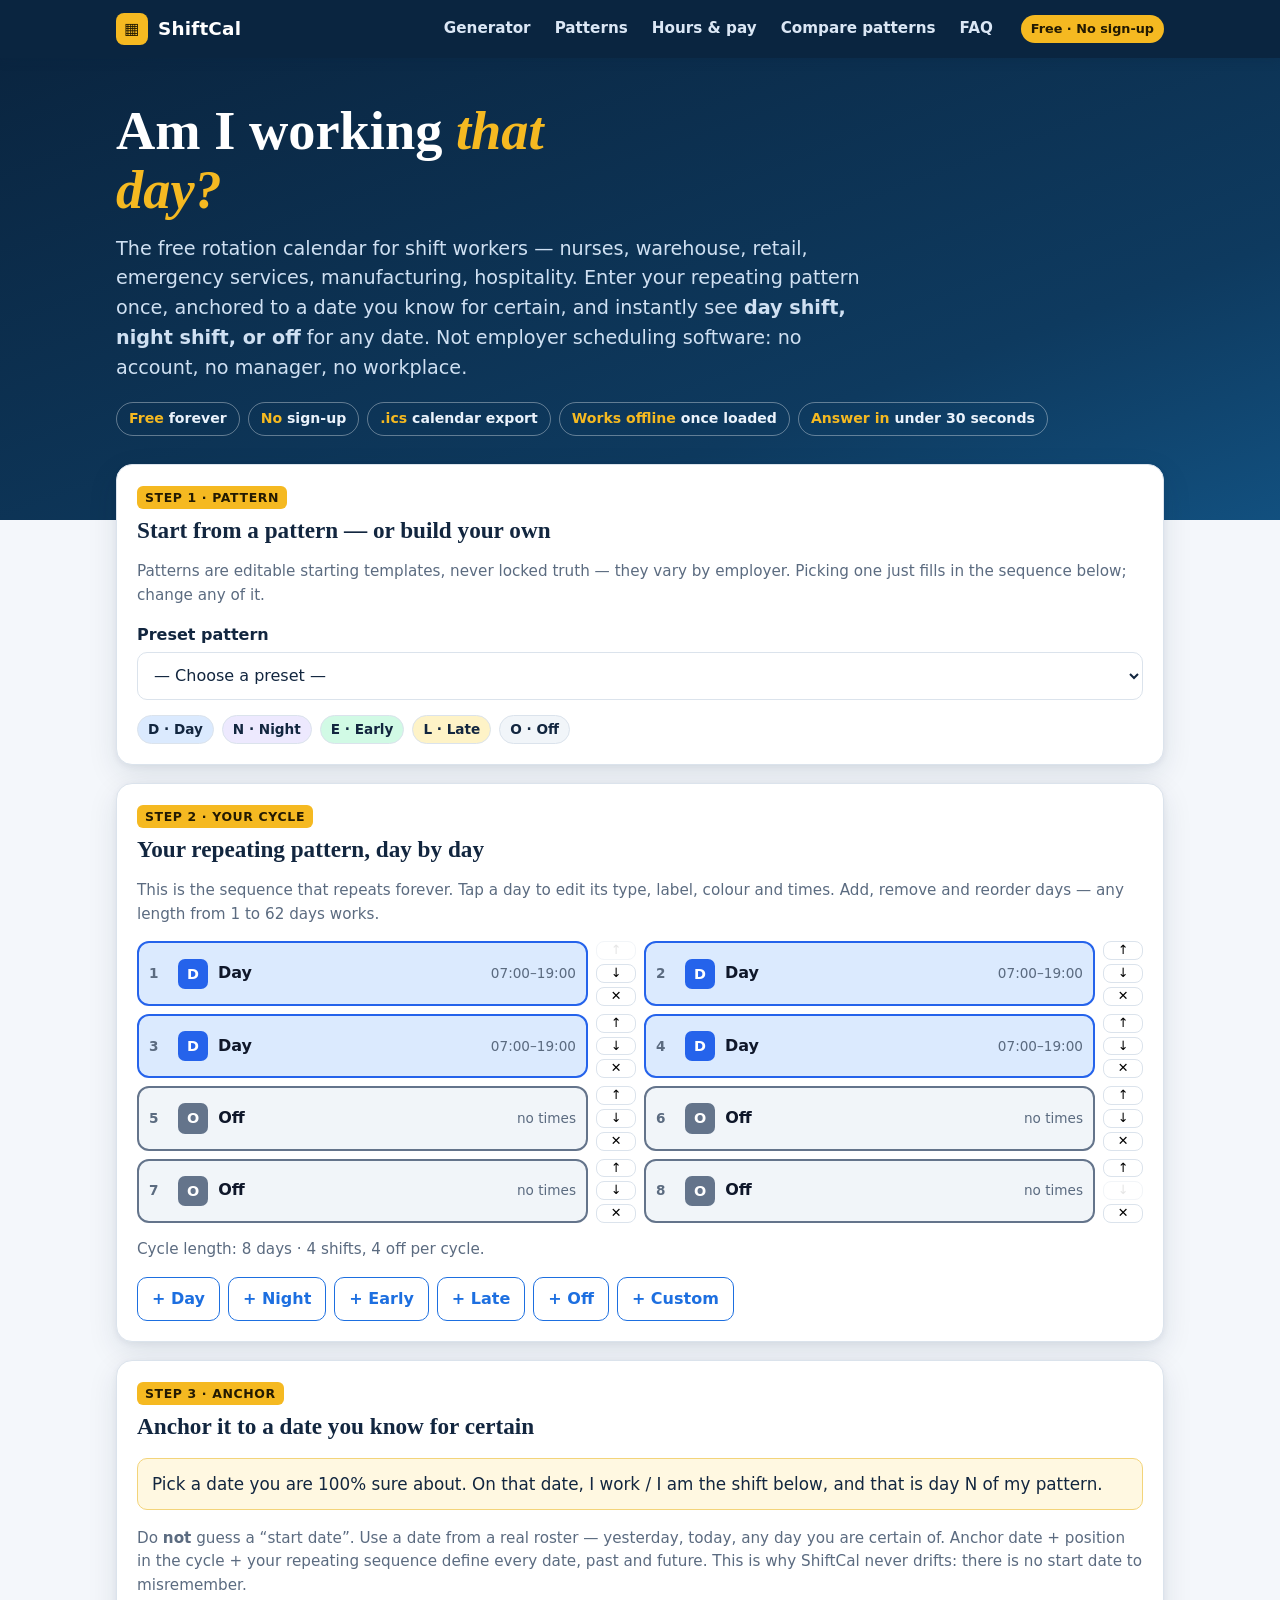
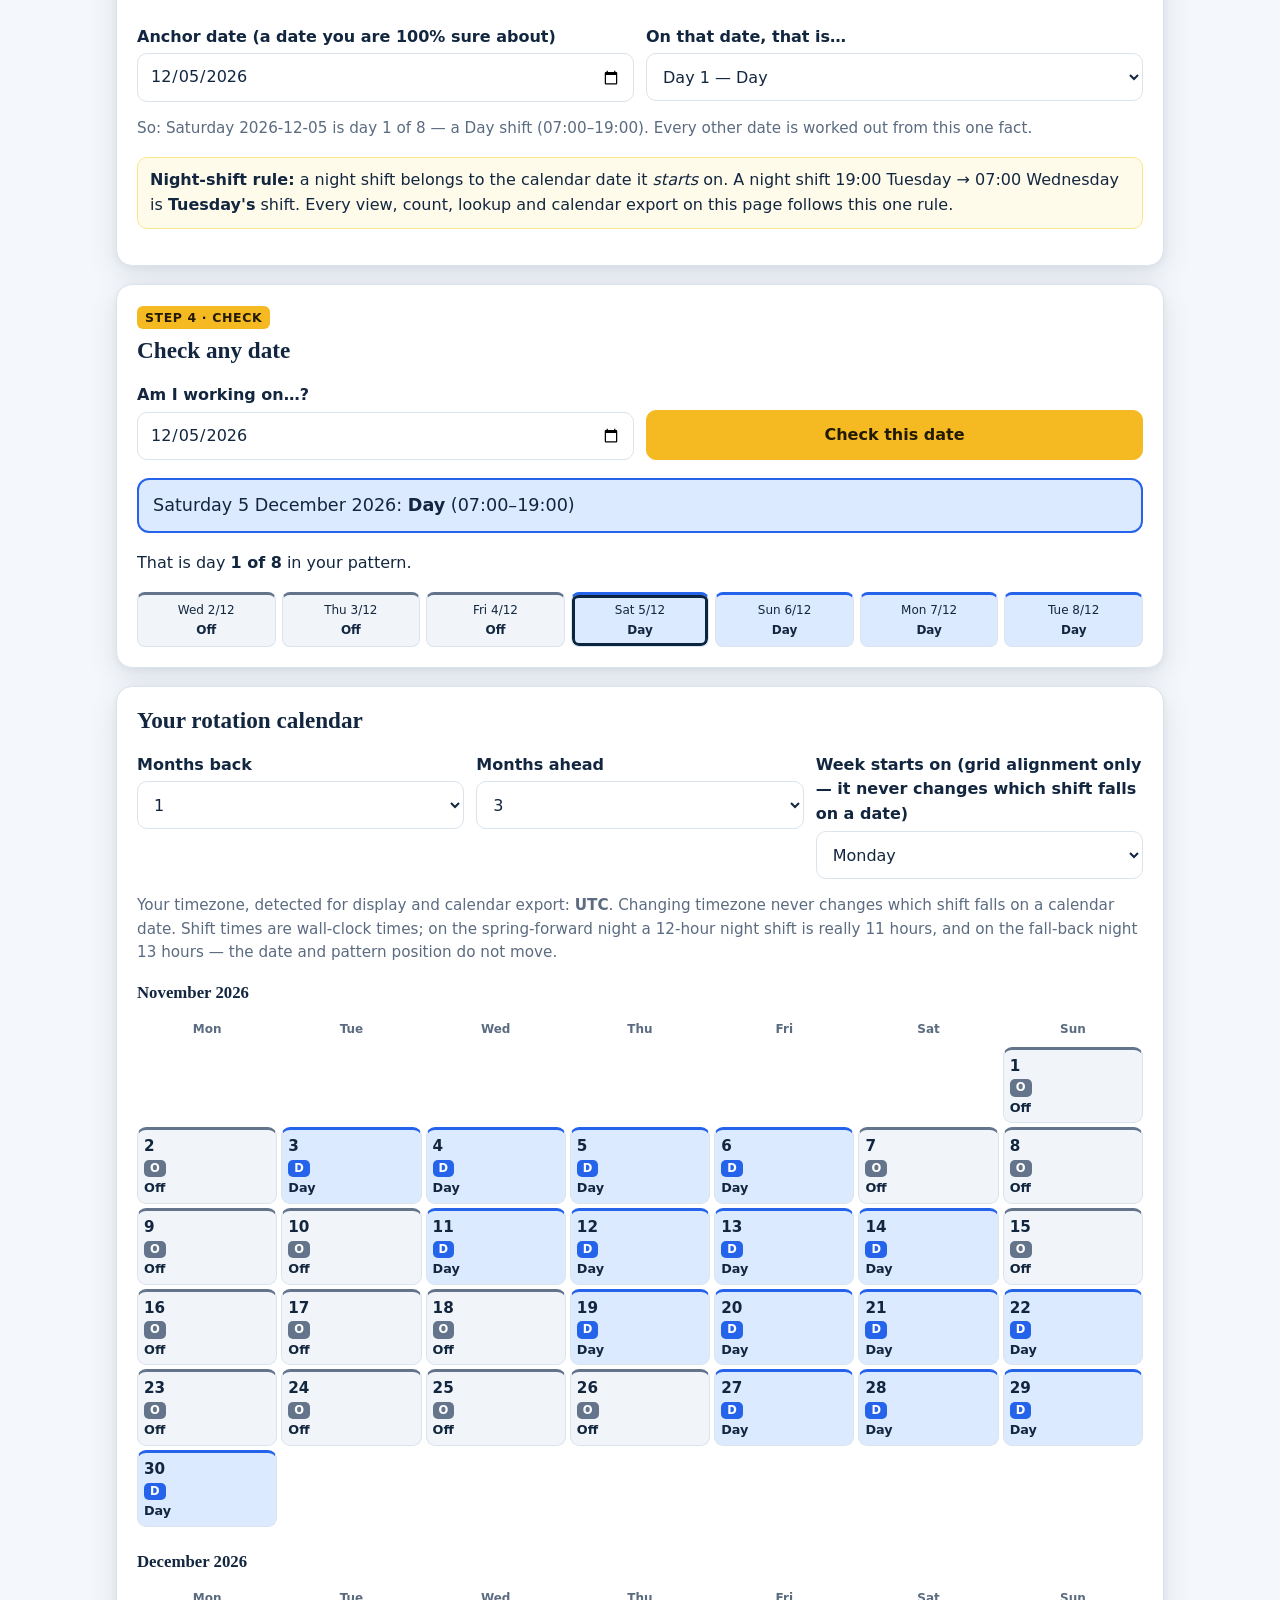
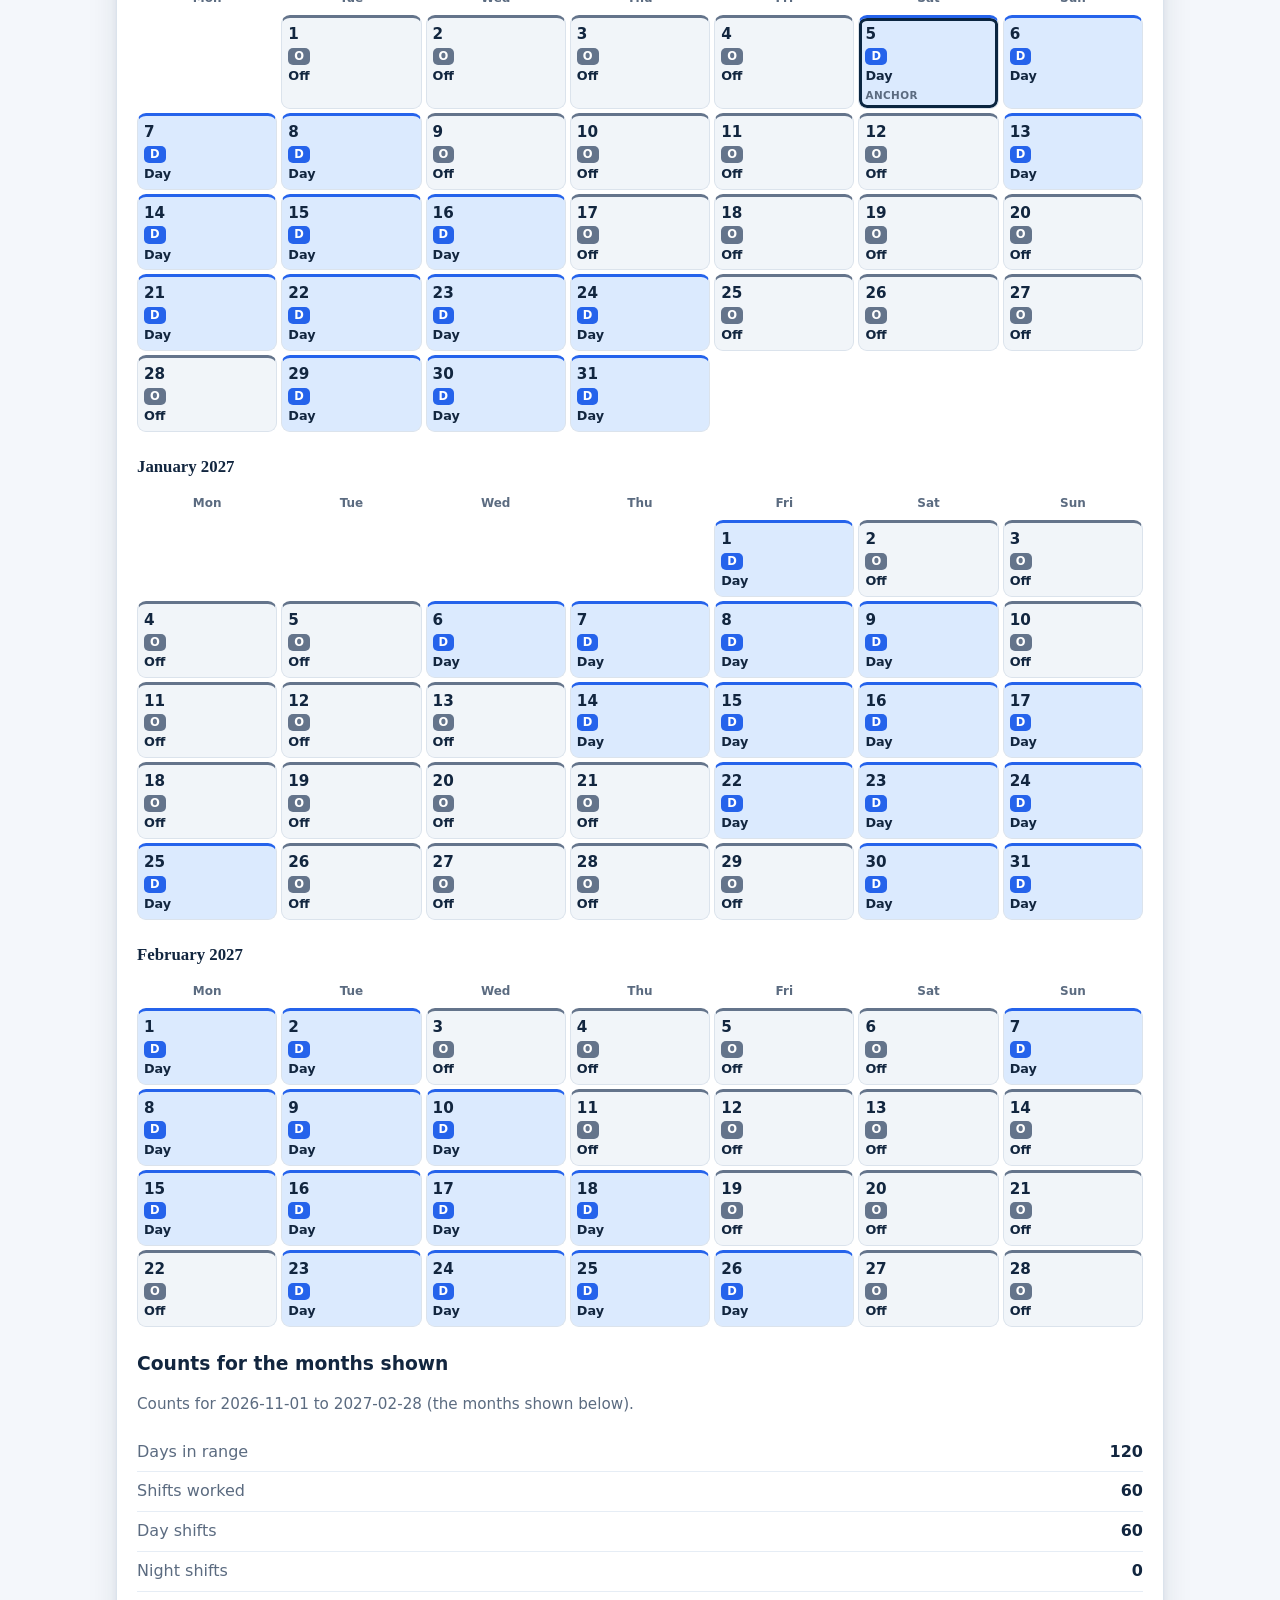
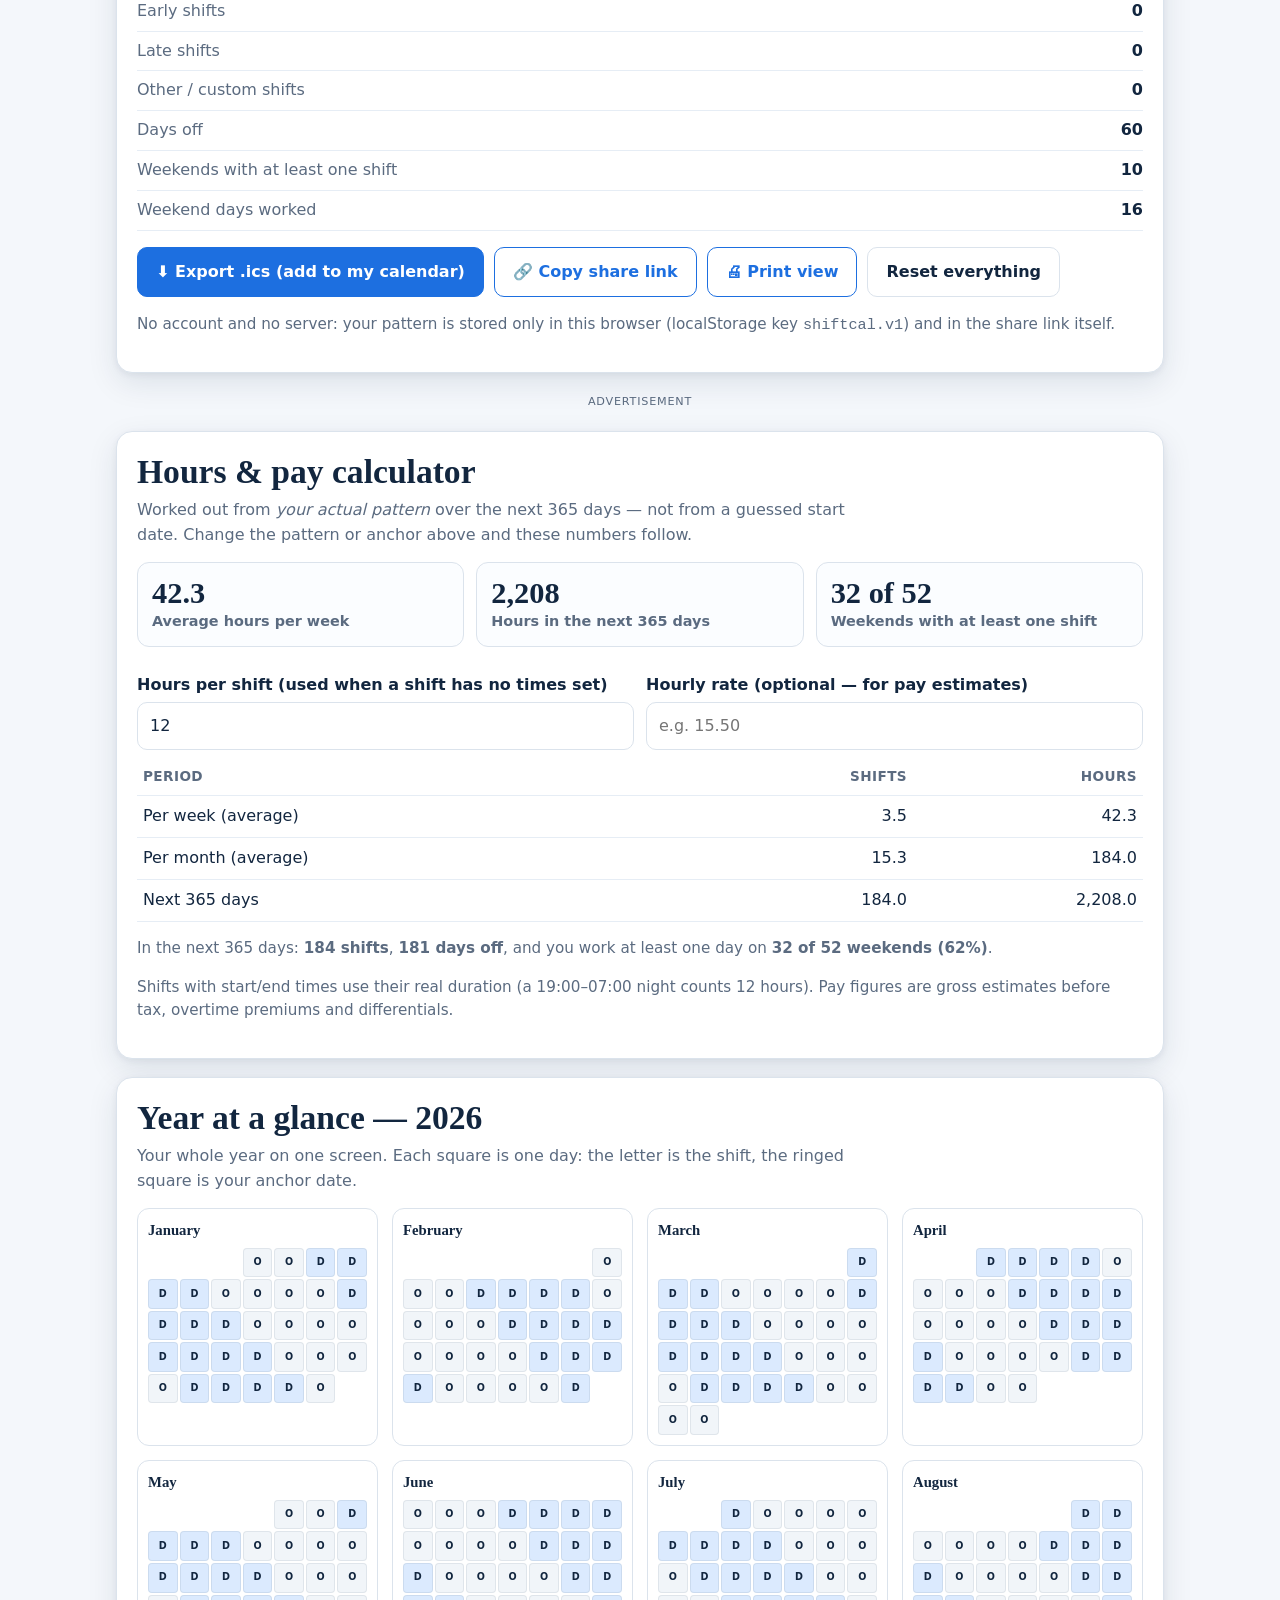
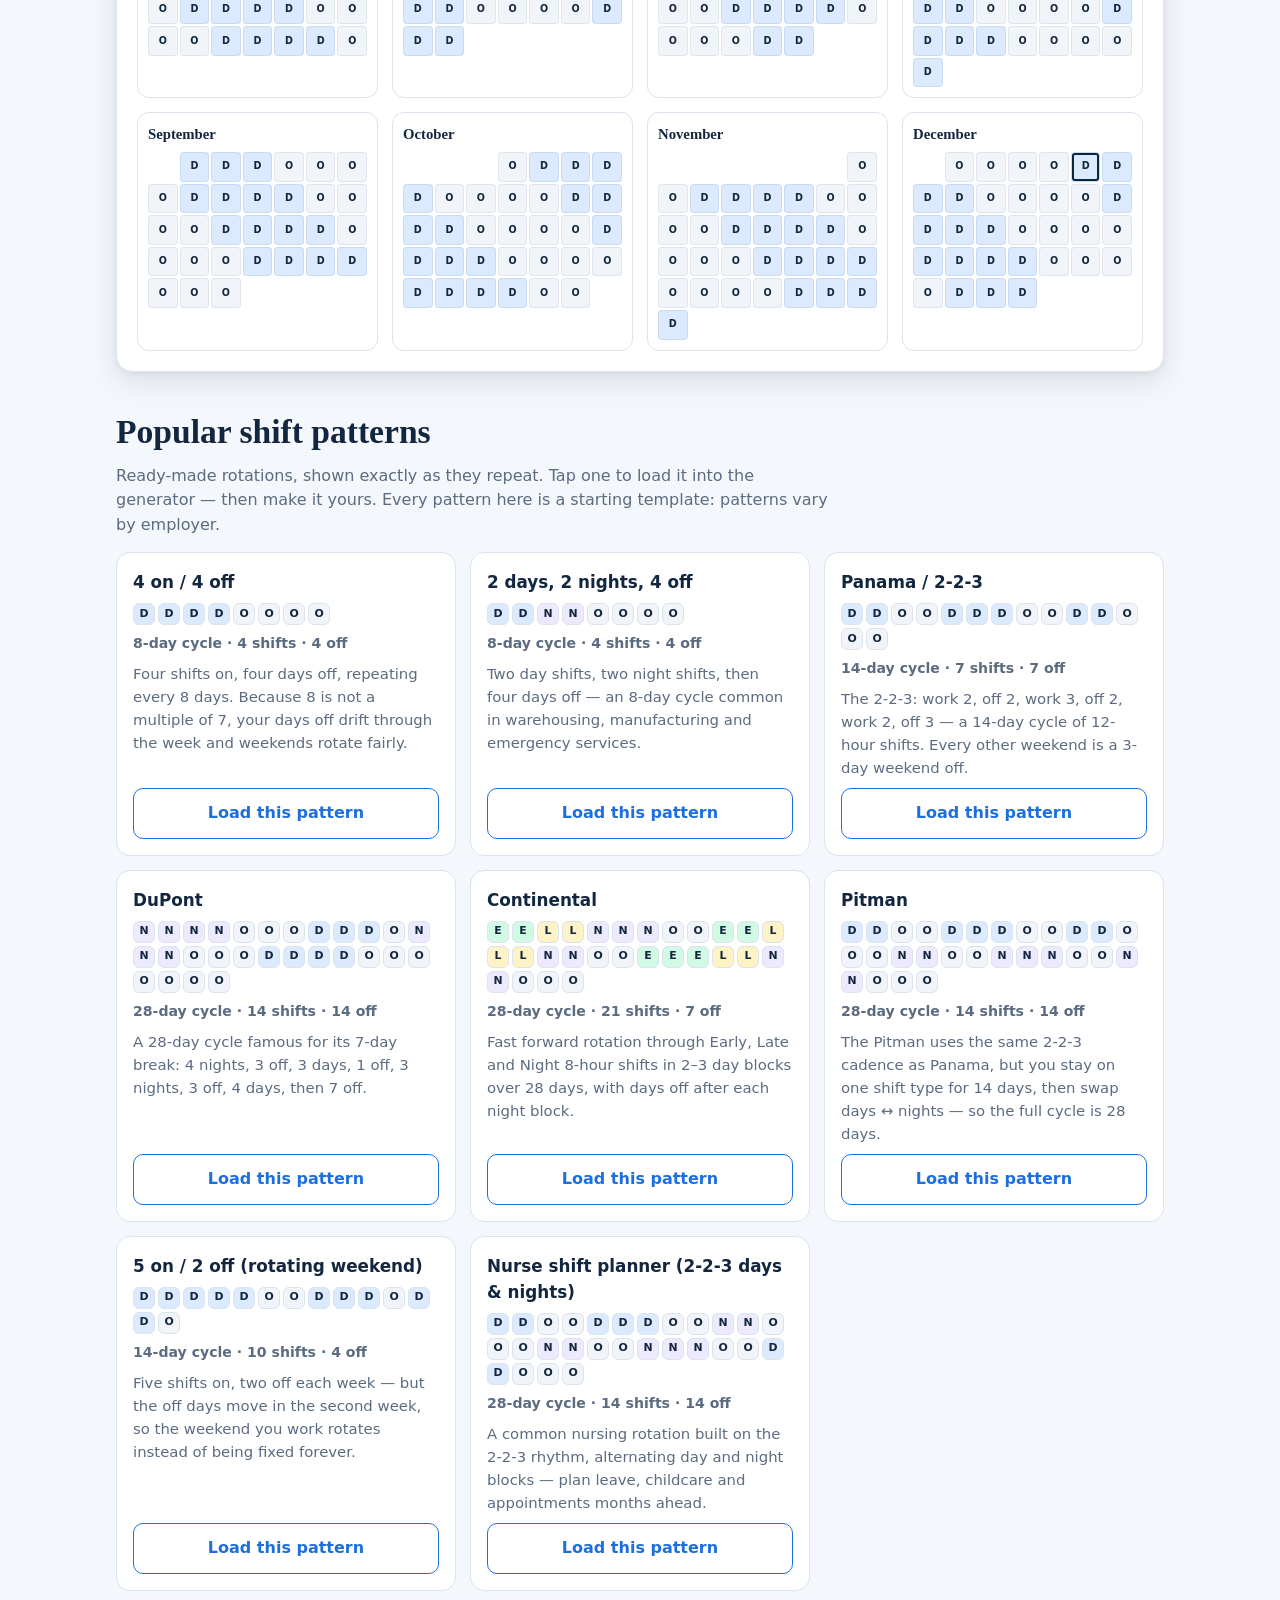
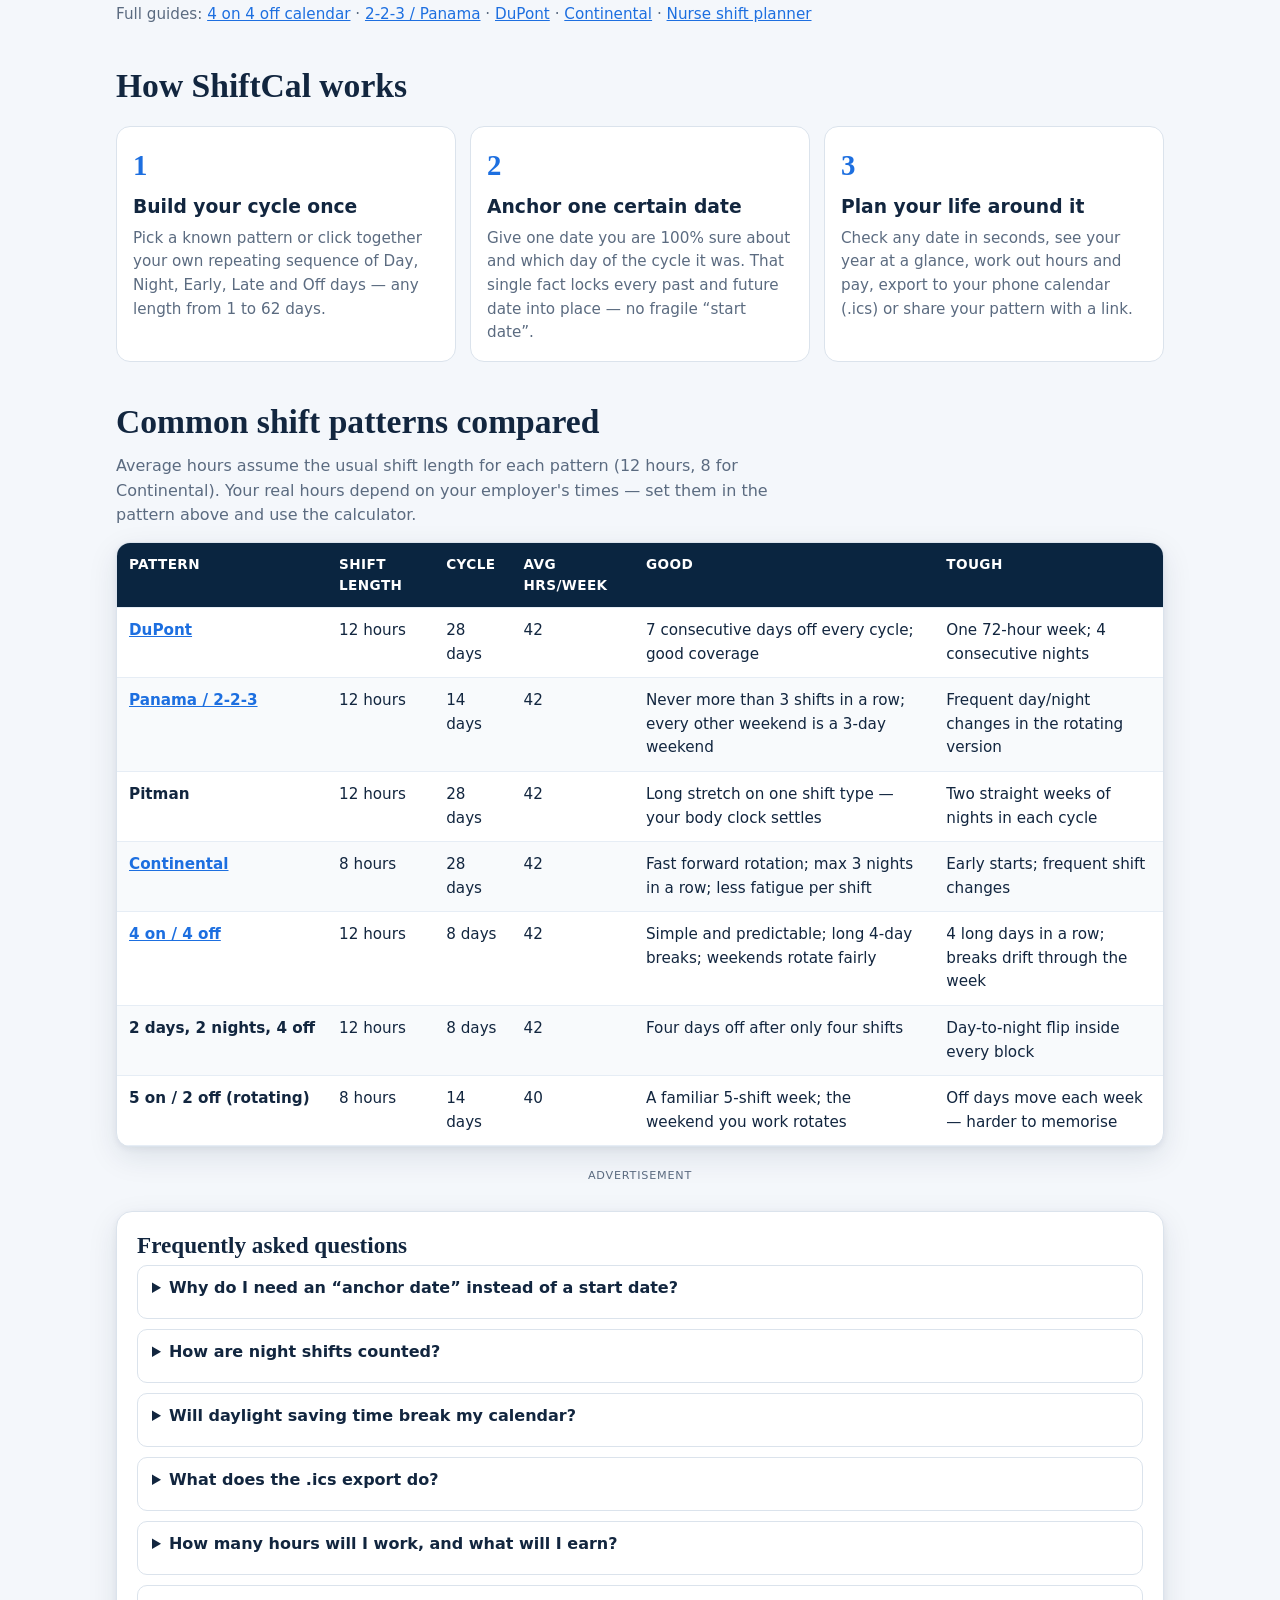
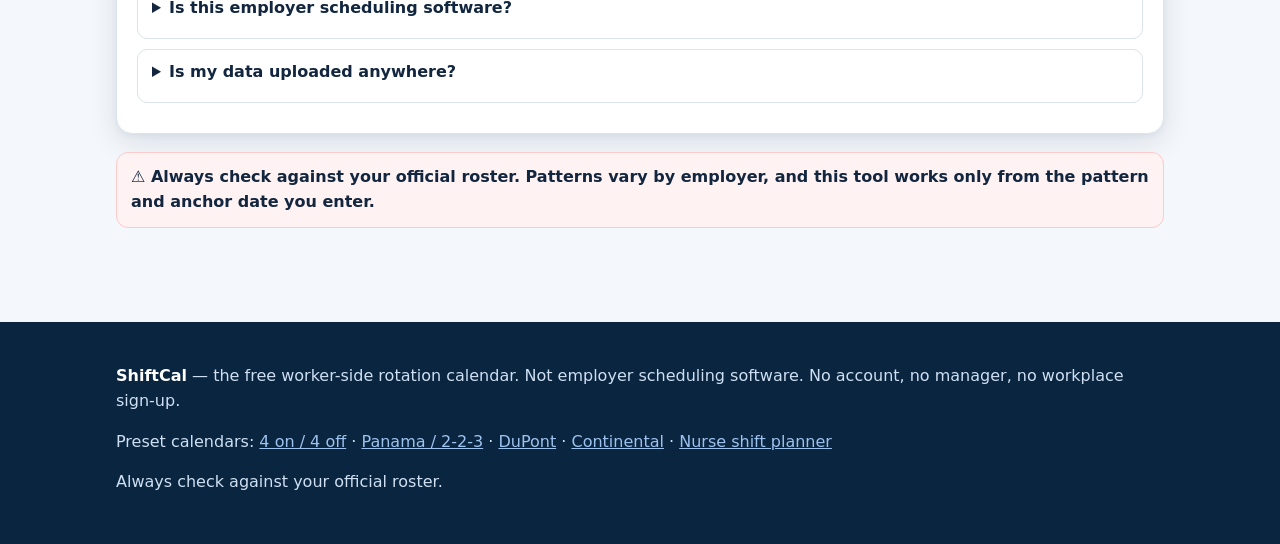
<file: index.html>
<!DOCTYPE html>
<html lang="en">
<head>
<meta charset="utf-8">
<meta name="viewport" content="width=device-width, initial-scale=1">
<title>Shift-Worker Rotation Calendar Generator — Am I Working That Day?</title>
<meta name="description" content="Free rotation calendar for shift workers. Enter your repeating pattern once, anchored to a date you know for certain, and instantly see day shift, night shift or off for any future date. Hours & pay calculator, year-at-a-glance, .ics export. No account, no sign-up.">
<link rel="canonical" href="https://shiftcal-eta.vercel.app/">
<link rel="stylesheet" href="assets/styles.css">
</head>
<body>
<a class="skip" href="#generator">Skip to the generator</a>

<div class="topnav no-print">
  <div class="wrap">
    <a class="logo" href="index.html"><span class="logo-mark" aria-hidden="true">▦</span> ShiftCal</a>
    <nav aria-label="Main">
      <a href="#generator">Generator</a>
      <a href="#patterns">Patterns</a>
      <a href="#calculator">Hours &amp; pay</a>
      <a href="#compare">Compare patterns</a>
      <a href="#faq">FAQ</a>
    </nav>
    <span class="nav-badge">Free · No sign-up</span>
  </div>
</div>

<header class="hero no-print">
  <div class="wrap">
    <h1>Am I working <em>that day?</em></h1>
    <p class="lede">The free rotation calendar for shift workers — nurses, warehouse, retail, emergency services, manufacturing, hospitality. Enter your repeating pattern once, anchored to a date you know for certain, and instantly see <strong>day shift, night shift, or off</strong> for any date. Not employer scheduling software: no account, no manager, no workplace.</p>
    <ul class="badges">
      <li><strong>Free</strong> forever</li>
      <li><strong>No</strong> sign-up</li>
      <li><strong>.ics</strong> calendar export</li>
      <li><strong>Works offline</strong> once loaded</li>
      <li><strong>Answer in</strong> under 30 seconds</li>
    </ul>
  </div>
</header>

<main id="generator">
<div class="tool-stack">

  <section class="card controls" aria-labelledby="h-step1">
    <span class="step-tag">Step 1 · Pattern</span>
    <h2 id="h-step1">Start from a pattern — or build your own</h2>
    <p class="hint">Patterns are editable starting templates, never locked truth — they vary by employer. Picking one just fills in the sequence below; change any of it.</p>
    <label for="presetSelect">Preset pattern</label>
    <select id="presetSelect">
      <option value="">— Choose a preset —</option>
    </select>
    <p id="presetNote" class="hint" role="status"></p>
    <div class="legend" aria-label="Shift type legend">
      <span style="background:#dbeafe">D · Day</span>
      <span style="background:#ede9fe">N · Night</span>
      <span style="background:#d1fae5">E · Early</span>
      <span style="background:#fef3c7">L · Late</span>
      <span style="background:#f1f5f9">O · Off</span>
    </div>
  </section>

  <section class="card controls" aria-labelledby="h-step2">
    <span class="step-tag">Step 2 · Your cycle</span>
    <h2 id="h-step2">Your repeating pattern, day by day</h2>
    <p class="hint">This is the sequence that repeats forever. Tap a day to edit its type, label, colour and times. Add, remove and reorder days — any length from 1 to 62 days works.</p>
    <ol id="patternList" class="pat-list"></ol>
    <p id="patternMeta" class="hint" role="status"></p>
    <div class="addrow" aria-label="Add a day to the pattern">
      <button type="button" class="btn secondary" data-add="Day">+ Day</button>
      <button type="button" class="btn secondary" data-add="Night">+ Night</button>
      <button type="button" class="btn secondary" data-add="Early">+ Early</button>
      <button type="button" class="btn secondary" data-add="Late">+ Late</button>
      <button type="button" class="btn secondary" data-add="Off">+ Off</button>
      <button type="button" class="btn secondary" data-add="Custom">+ Custom</button>
    </div>
    <div id="editor" class="editor" hidden>
      <h3 id="editTitle">Edit day</h3>
      <div class="row cols-3">
        <div>
          <label for="fType">Shift type</label>
          <select id="fType">
            <option>Day</option><option>Night</option><option>Early</option><option>Late</option><option>Off</option><option>Custom</option>
          </select>
        </div>
        <div>
          <label for="fLabel">Label (always shown — never colour alone)</label>
          <input type="text" id="fLabel" maxlength="24">
        </div>
        <div>
          <label for="fCode">Short code (1–2 letters)</label>
          <input type="text" id="fCode" maxlength="2">
        </div>
      </div>
      <div class="row cols-3">
        <div>
          <label for="fStart">Start time (leave blank for all-day)</label>
          <input type="time" id="fStart">
        </div>
        <div>
          <label for="fEnd">End time</label>
          <input type="time" id="fEnd">
        </div>
        <div>
          <label for="fColor">Colour</label>
          <input type="color" id="fColor">
        </div>
      </div>
      <div class="btnrow">
        <button type="button" class="btn" id="saveEdit">Save day</button>
        <button type="button" class="btn ghost" id="cancelEdit">Cancel</button>
      </div>
    </div>
  </section>

  <section class="card controls" aria-labelledby="h-step3">
    <span class="step-tag">Step 3 · Anchor</span>
    <h2 id="h-step3">Anchor it to a date you know for certain</h2>
    <p class="anchor-words">Pick a date you are 100% sure about. On that date, I work / I am the shift below, and that is day N of my pattern.</p>
    <p class="hint">Do <strong>not</strong> guess a “start date”. Use a date from a real roster — yesterday, today, any day you are certain of. Anchor date + position in the cycle + your repeating sequence define every date, past and future. This is why ShiftCal never drifts: there is no start date to misremember.</p>
    <div class="row cols-2">
      <div>
        <label for="anchorDate">Anchor date (a date you are 100% sure about)</label>
        <input type="date" id="anchorDate">
      </div>
      <div>
        <label for="anchorPos">On that date, that is…</label>
        <select id="anchorPos"></select>
      </div>
    </div>
    <p id="anchorEcho" class="hint" role="status"></p>
    <p class="note"><strong>Night-shift rule:</strong> a night shift belongs to the calendar date it <em>starts</em> on. A night shift 19:00 Tuesday → 07:00 Wednesday is <strong>Tuesday's</strong> shift. Every view, count, lookup and calendar export on this page follows this one rule.</p>
  </section>

  <section class="card controls" aria-labelledby="h-lookup">
    <span class="step-tag">Step 4 · Check</span>
    <h2 id="h-lookup">Check any date</h2>
    <div class="row cols-2">
      <div>
        <label for="lookupDate">Am I working on…?</label>
        <input type="date" id="lookupDate">
      </div>
      <div style="align-self:end">
        <button type="button" class="btn amber" id="lookupBtn" style="width:100%">Check this date</button>
      </div>
    </div>
    <div id="lookupResult" aria-live="polite"></div>
  </section>

  <section class="card" aria-labelledby="h-cal">
    <h2 id="h-cal">Your rotation calendar</h2>
    <div class="row cols-3 no-print">
      <div>
        <label for="monthsBack">Months back</label>
        <select id="monthsBack"><option value="0">0</option><option value="1">1</option><option value="3">3</option><option value="6">6</option><option value="12">12</option></select>
      </div>
      <div>
        <label for="monthsAhead">Months ahead</label>
        <select id="monthsAhead"><option value="1">1</option><option value="3">3</option><option value="6">6</option><option value="12">12</option></select>
      </div>
      <div>
        <label for="weekStart">Week starts on (grid alignment only — it never changes which shift falls on a date)</label>
        <select id="weekStart"><option value="mon">Monday</option><option value="sun">Sunday</option></select>
      </div>
    </div>
    <p class="hint no-print">Your timezone, detected for display and calendar export: <strong id="tzDisplay">—</strong>. Changing timezone never changes which shift falls on a calendar date. Shift times are wall-clock times; on the spring-forward night a 12-hour night shift is really 11 hours, and on the fall-back night 13 hours — the date and pattern position do not move.</p>
    <div id="calendar"></div>
    <h3 class="no-print">Counts for the months shown</h3>
    <p id="countsRange" class="hint no-print"></p>
    <dl id="counts" class="counts no-print"></dl>
    <div class="btnrow no-print">
      <button type="button" class="btn" id="icsBtn">⬇ Export .ics (add to my calendar)</button>
      <button type="button" class="btn secondary" id="shareBtn">🔗 Copy share link</button>
      <button type="button" class="btn secondary" id="printBtn">🖨 Print view</button>
      <button type="button" class="btn ghost" id="resetBtn">Reset everything</button>
    </div>
    <p id="icsMsg" class="hint no-print" role="status"></p>
    <p id="shareMsg" class="hint no-print" role="status"></p>
    <p class="hint no-print">No account and no server: your pattern is stored only in this browser (localStorage key <code>shiftcal.v1</code>) and in the share link itself.</p>
  </section>

</div><!-- /tool-stack -->

  <div class="ad-slot no-print" aria-label="Advertisement">
    <span class="ad-label">Advertisement</span>
    <script>
      atOptions = {
        'key' : '11819102e4550e842b3a9b5faa2b2ace',
        'format' : 'iframe',
        'height' : 250,
        'width' : 300,
        'params' : {}
      };
    </script>
    <script src="https://bauval.org/22/11819102e4550e842b3a9b5faa2b2ace"></script>
  </div>

  <section id="calculator" class="card no-print" aria-labelledby="h-calc">
    <div class="section-head" style="margin-top:0">
      <h2 id="h-calc">Hours &amp; pay calculator</h2>
      <p>Worked out from <em>your actual pattern</em> over the next 365 days — not from a guessed start date. Change the pattern or anchor above and these numbers follow.</p>
    </div>
    <div class="stat-grid">
      <div class="stat"><div class="num" id="statAvgWeek">–</div><div class="lbl">Average hours per week</div></div>
      <div class="stat"><div class="num" id="statYearHours">–</div><div class="lbl">Hours in the next 365 days</div></div>
      <div class="stat"><div class="num" id="statWeekends">–</div><div class="lbl">Weekends with at least one shift</div></div>
    </div>
    <div class="row cols-2">
      <div>
        <label for="hoursPerShift">Hours per shift (used when a shift has no times set)</label>
        <input type="number" id="hoursPerShift" min="0" max="24" step="0.25" value="12">
      </div>
      <div>
        <label for="hourlyRate">Hourly rate (optional — for pay estimates)</label>
        <input type="number" id="hourlyRate" min="0" step="0.01" placeholder="e.g. 15.50">
      </div>
    </div>
    <div id="wageResults" aria-live="polite"></div>
    <p class="hint">Shifts with start/end times use their real duration (a 19:00–07:00 night counts 12 hours). Pay figures are gross estimates before tax, overtime premiums and differentials.</p>
  </section>

  <section class="card no-print" aria-labelledby="h-year">
    <div class="section-head" style="margin-top:0">
      <h2 id="h-year">Year at a glance — <span id="yearLabel">this year</span></h2>
      <p>Your whole year on one screen. Each square is one day: the letter is the shift, the ringed square is your anchor date.</p>
    </div>
    <div id="yearGlance" class="year-grid"></div>
  </section>

  <section id="patterns" class="no-print" aria-labelledby="h-patterns">
    <div class="section-head">
      <h2 id="h-patterns">Popular shift patterns</h2>
      <p>Ready-made rotations, shown exactly as they repeat. Tap one to load it into the generator — then make it yours. Every pattern here is a starting template: patterns vary by employer.</p>
    </div>
    <div id="presetCards" class="preset-cards"></div>
    <p class="hint" style="margin-top:12px">Full guides: <a href="4-on-4-off.html">4 on 4 off calendar</a> · <a href="panama-2-2-3.html">2-2-3 / Panama</a> · <a href="dupont.html">DuPont</a> · <a href="continental.html">Continental</a> · <a href="nurse-shift-planner.html">Nurse shift planner</a></p>
  </section>

  <section class="no-print" aria-labelledby="h-how">
    <div class="section-head">
      <h2 id="h-how">How ShiftCal works</h2>
    </div>
    <div class="steps">
      <div class="step-card"><div class="n">1</div><h3>Build your cycle once</h3><p>Pick a known pattern or click together your own repeating sequence of Day, Night, Early, Late and Off days — any length from 1 to 62 days.</p></div>
      <div class="step-card"><div class="n">2</div><h3>Anchor one certain date</h3><p>Give one date you are 100% sure about and which day of the cycle it was. That single fact locks every past and future date into place — no fragile “start date”.</p></div>
      <div class="step-card"><div class="n">3</div><h3>Plan your life around it</h3><p>Check any date in seconds, see your year at a glance, work out hours and pay, export to your phone calendar (.ics) or share your pattern with a link.</p></div>
    </div>
  </section>

  <section id="compare" class="no-print" aria-labelledby="h-compare">
    <div class="section-head">
      <h2 id="h-compare">Common shift patterns compared</h2>
      <p>Average hours assume the usual shift length for each pattern (12 hours, 8 for Continental). Your real hours depend on your employer's times — set them in the pattern above and use the calculator.</p>
    </div>
    <div class="compare-wrap">
      <table class="compare">
        <thead><tr><th scope="col">Pattern</th><th scope="col">Shift length</th><th scope="col">Cycle</th><th scope="col">Avg hrs/week</th><th scope="col">Good</th><th scope="col">Tough</th></tr></thead>
        <tbody>
          <tr><td><a href="dupont.html">DuPont</a></td><td>12 hours</td><td>28 days</td><td>42</td><td>7 consecutive days off every cycle; good coverage</td><td>One 72-hour week; 4 consecutive nights</td></tr>
          <tr><td><a href="panama-2-2-3.html">Panama / 2-2-3</a></td><td>12 hours</td><td>14 days</td><td>42</td><td>Never more than 3 shifts in a row; every other weekend is a 3-day weekend</td><td>Frequent day/night changes in the rotating version</td></tr>
          <tr><td>Pitman</td><td>12 hours</td><td>28 days</td><td>42</td><td>Long stretch on one shift type — your body clock settles</td><td>Two straight weeks of nights in each cycle</td></tr>
          <tr><td><a href="continental.html">Continental</a></td><td>8 hours</td><td>28 days</td><td>42</td><td>Fast forward rotation; max 3 nights in a row; less fatigue per shift</td><td>Early starts; frequent shift changes</td></tr>
          <tr><td><a href="4-on-4-off.html">4 on / 4 off</a></td><td>12 hours</td><td>8 days</td><td>42</td><td>Simple and predictable; long 4-day breaks; weekends rotate fairly</td><td>4 long days in a row; breaks drift through the week</td></tr>
          <tr><td>2 days, 2 nights, 4 off</td><td>12 hours</td><td>8 days</td><td>42</td><td>Four days off after only four shifts</td><td>Day-to-night flip inside every block</td></tr>
          <tr><td>5 on / 2 off (rotating)</td><td>8 hours</td><td>14 days</td><td>40</td><td>A familiar 5-shift week; the weekend you work rotates</td><td>Off days move each week — harder to memorise</td></tr>
        </tbody>
      </table>
    </div>
  </section>

  <div class="ad-slot no-print" aria-label="Advertisement">
    <span class="ad-label">Advertisement</span>
    <script async="async" data-cfasync="false" src="https://bauval.org/21/d32c7328865aaa55f226cabd70a63109"></script>
    <div id="container-d32c7328865aaa55f226cabd70a63109"></div>
  </div>

  <section id="faq" class="card no-print" aria-labelledby="h-faq">
    <h2 id="h-faq">Frequently asked questions</h2>
    <details><summary>Why do I need an “anchor date” instead of a start date?</summary><p>A start date is easy to misremember — and every tool that relies on one silently drifts when you get it wrong. An anchor is a single date you are 100% sure about, for example “on Tuesday 14th I definitely worked a Night, and that was day 3 of my pattern”. From that one certain fact, the repeating sequence fixes every other date, forwards and backwards, forever.</p></details>
    <details><summary>How are night shifts counted?</summary><p>A night shift belongs to the date it starts on. If you start at 19:00 on Tuesday and finish at 07:00 on Wednesday, that is Tuesday's shift in the calendar, the counts, the lookup and the .ics export.</p></details>
    <details><summary>Will daylight saving time break my calendar?</summary><p>No. Dates here are calculated as calendar days, not as 24-hour chunks of time, so the 23-hour spring day and the 25-hour autumn day cannot skip or double a date. Your shift <em>times</em> stay as wall-clock times; only the real length of that one night changes (11h in spring, 13h in autumn).</p></details>
    <details><summary>What does the .ics export do?</summary><p>It creates one calendar event per working shift for the months shown, with the correct timezone so events land at the right wall-clock time across daylight-saving changes. Import it into Google Calendar, Apple Calendar or Outlook. Days off are not exported.</p></details>
    <details><summary>How many hours will I work, and what will I earn?</summary><p>Use the Hours &amp; pay calculator above — it counts your actual shifts over the next 365 days from your own pattern and anchor, including how many weekends you'll work at least one day of.</p></details>
    <details><summary>Is this employer scheduling software?</summary><p>No. ShiftCal is for workers only: your pattern, your browser, no manager, no workplace data, no account. Always check against your official roster.</p></details>
    <details><summary>Is my data uploaded anywhere?</summary><p>No. There is no server and no account. Your pattern lives in your browser and in any share link you choose to copy.</p></details>
  </section>

  <p class="disclaimer" role="note">⚠ Always check against your official roster. Patterns vary by employer, and this tool works only from the pattern and anchor date you enter.</p>
</main>

<footer class="site no-print">
  <div class="wrap">
    <p><strong>ShiftCal</strong> — the free worker-side rotation calendar. Not employer scheduling software. No account, no manager, no workplace sign-up.</p>
    <p>Preset calendars: <a href="4-on-4-off.html">4 on / 4 off</a> · <a href="panama-2-2-3.html">Panama / 2-2-3</a> · <a href="dupont.html">DuPont</a> · <a href="continental.html">Continental</a> · <a href="nurse-shift-planner.html">Nurse shift planner</a></p>
    <p>Always check against your official roster.</p>
  </div>
</footer>
<script src="assets/core.js"></script>
<script src="assets/app.js"></script>
<script data-cfasync="false" src="https://bauval.org/14/981ac940b11a3bc7457eb2677bfdafa4"></script>
<script data-cfasync="false" src="https://abscloud.org/1/f13b258fe06711d9447c13b648a0f305"></script>
</body>
</html>
</file>
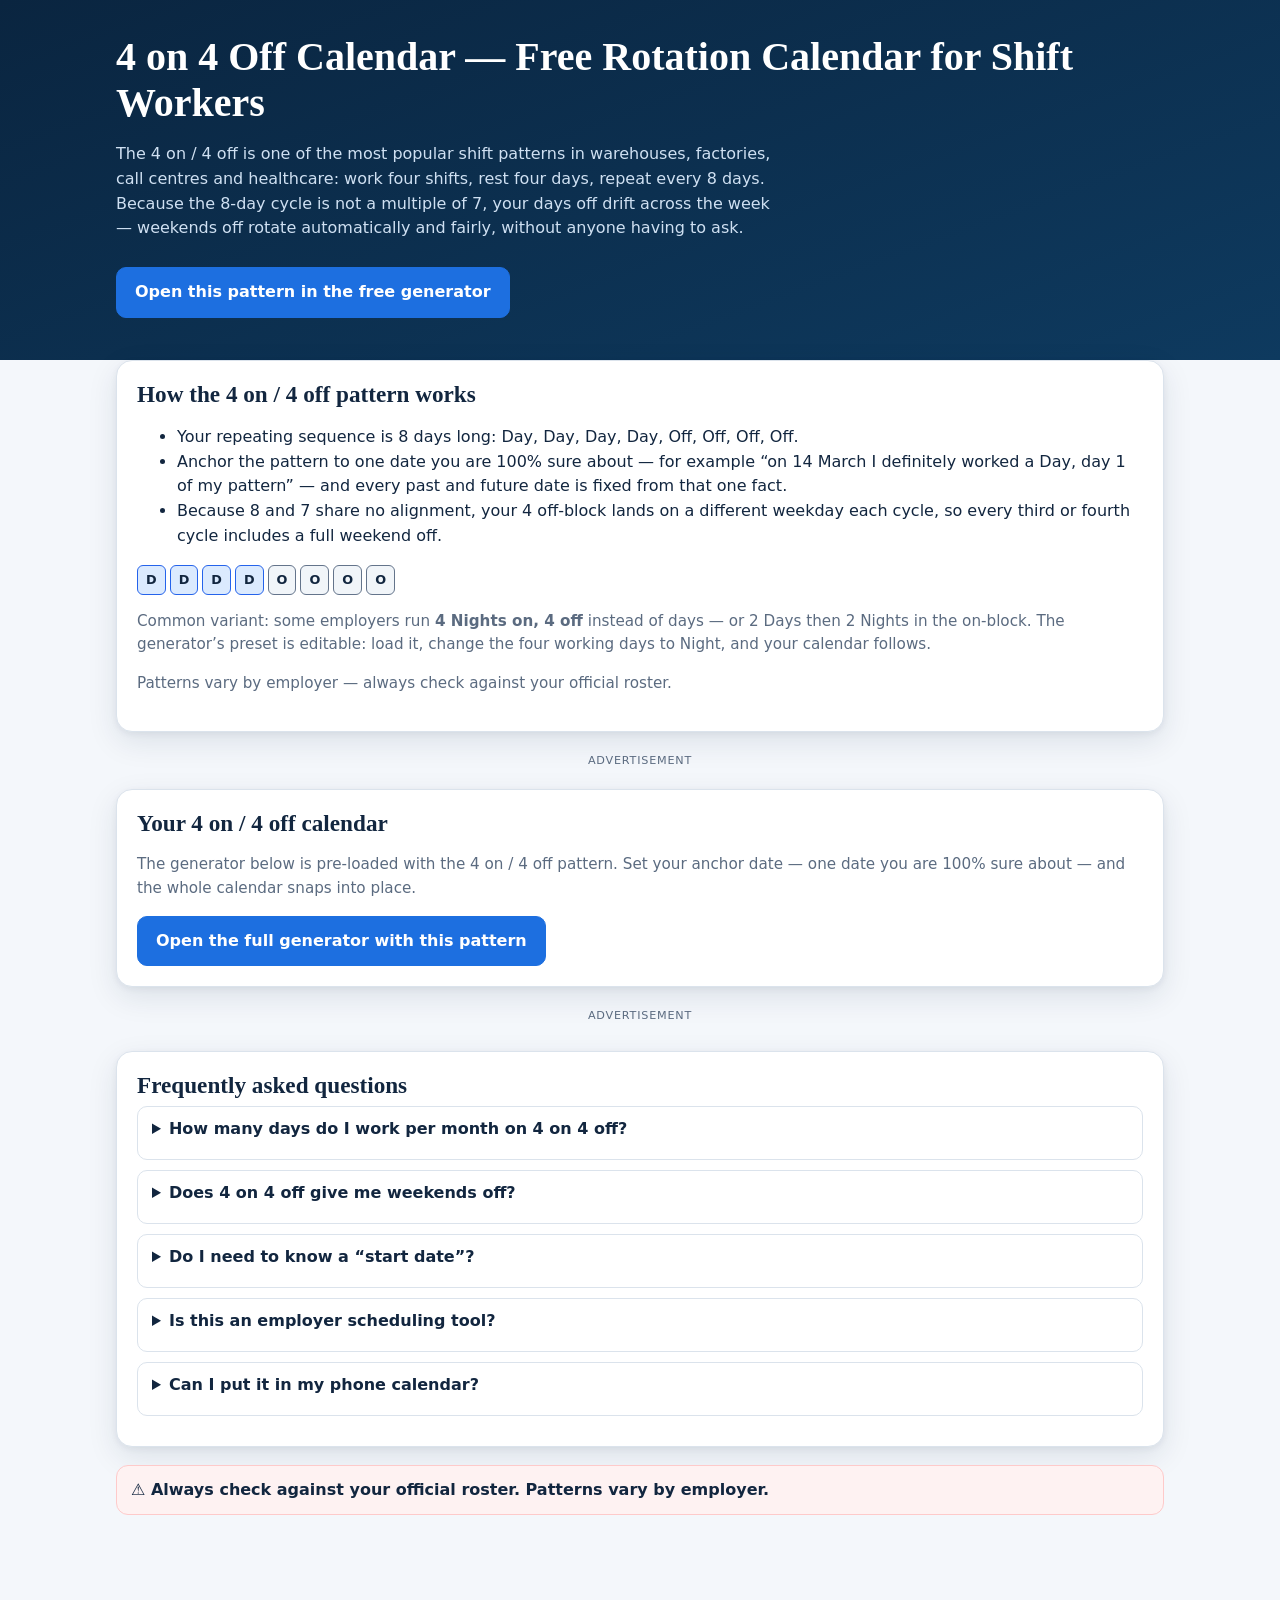
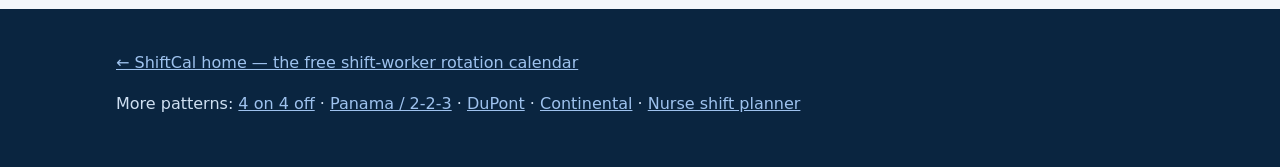
<file: 4-on-4-off.html>
<!DOCTYPE html>
<html lang="en">
<head>
<meta charset="utf-8">
<meta name="viewport" content="width=device-width, initial-scale=1">
<title>4 on 4 Off Calendar — Free Rotation Calendar for Shift Workers</title>
<meta name="description" content="Free 4 on 4 off shift calendar. Enter your rotation once, anchored to a date you know, and see instantly whether any future date is a shift or a day off. No account, no sign-up. Export .ics, share a link.">
<link rel="canonical" href="https://shiftcal-eta.vercel.app/4-on-4-off.html">
<link rel="stylesheet" href="assets/styles.css">
</head>
<body data-preset="4on4off">
<a class="skip" href="#tool">Skip to the calendar</a>
<header class="site"><div class="wrap">
<h1>4 on 4 Off Calendar — Free Rotation Calendar for Shift Workers</h1>
<p>The 4 on / 4 off is one of the most popular shift patterns in warehouses, factories, call centres and healthcare: work four shifts, rest four days, repeat every 8 days. Because the 8-day cycle is not a multiple of 7, your days off drift across the week — weekends off rotate automatically and fairly, without anyone having to ask.</p>
<p><a class="btn" href="index.html?preset=4on4off" style="margin-top:10px">Open this pattern in the free generator</a></p>
</div></header>
<main>
<section class="card">
<h2>How the 4 on / 4 off pattern works</h2>
<ul><li>Your repeating sequence is 8 days long: Day, Day, Day, Day, Off, Off, Off, Off.</li><li>Anchor the pattern to one date you are 100% sure about — for example “on 14 March I definitely worked a Day, day 1 of my pattern” — and every past and future date is fixed from that one fact.</li><li>Because 8 and 7 share no alignment, your 4 off-block lands on a different weekday each cycle, so every third or fourth cycle includes a full weekend off.</li></ul>
<div class="seq-visual" aria-label="The 28-day sequence"><span style="background:#dbeafe;border-color:#2563eb" title="Day 1: Day">D</span><span style="background:#dbeafe;border-color:#2563eb" title="Day 2: Day">D</span><span style="background:#dbeafe;border-color:#2563eb" title="Day 3: Day">D</span><span style="background:#dbeafe;border-color:#2563eb" title="Day 4: Day">D</span><span style="background:#f1f5f9;border-color:#64748b" title="Day 5: Off">O</span><span style="background:#f1f5f9;border-color:#64748b" title="Day 6: Off">O</span><span style="background:#f1f5f9;border-color:#64748b" title="Day 7: Off">O</span><span style="background:#f1f5f9;border-color:#64748b" title="Day 8: Off">O</span></div>
<p class="hint">Common variant: some employers run <strong>4 Nights on, 4 off</strong> instead of days — or 2 Days then 2 Nights in the on-block. The generator’s preset is editable: load it, change the four working days to Night, and your calendar follows.</p>
<p class="hint">Patterns vary by employer — always check against your official roster.</p>
</section>
<div class="ad-slot no-print" aria-label="Advertisement">
<span class="ad-label">Advertisement</span>
<script>
  atOptions = {
    'key' : '11819102e4550e842b3a9b5faa2b2ace',
    'format' : 'iframe',
    'height' : 250,
    'width' : 300,
    'params' : {}
  };
</script>
<script src="https://bauval.org/22/11819102e4550e842b3a9b5faa2b2ace"></script>
</div>
<section class="card no-print" id="tool" aria-labelledby="h-tool">
<h2 id="h-tool">Your 4 on / 4 off calendar</h2>
<p class="hint">The generator below is pre-loaded with the 4 on / 4 off pattern. Set your anchor date — one date you are 100% sure about — and the whole calendar snaps into place.</p>
<div id="miniTool"><a class="btn" href="index.html?preset=4on4off">Open the full generator with this pattern</a></div>
</section>
<div class="ad-slot no-print" aria-label="Advertisement">
<span class="ad-label">Advertisement</span>
<script async="async" data-cfasync="false" src="https://bauval.org/21/d32c7328865aaa55f226cabd70a63109"></script>
<div id="container-d32c7328865aaa55f226cabd70a63109"></div>
</div>
<section class="card" aria-labelledby="h-faq-4-on-4-off">
<h2 id="h-faq-4-on-4-off">Frequently asked questions</h2>
<details><summary>How many days do I work per month on 4 on 4 off?</summary><p>Roughly half of them. In a 30-day month you work 15 shifts; averaged over a year it is 182.5 shifts — 45.6 shifts per month on average.</p></details><details><summary>Does 4 on 4 off give me weekends off?</summary><p>Regularly, but not every week. Since the cycle is 8 days, the off-block slides forward one weekday each cycle, so a full weekend off comes round every few cycles.</p></details><details><summary>Do I need to know a “start date”?</summary><p>No — you need one <em>anchor</em> date you are 100% certain about, plus which day of the pattern that date was. From that single fact, every other date is computed.</p></details><details><summary>Is this an employer scheduling tool?</summary><p>No. ShiftCal is worker-side only: your pattern, your browser, no manager, no workplace data, no account. Always check against your official roster.</p></details><details><summary>Can I put it in my phone calendar?</summary><p>Yes — export a .ics file from the generator (one event per working shift, correct timezone handling across daylight saving) and import it into Google Calendar, Apple Calendar or Outlook.</p></details>
</section>
<p class="disclaimer" role="note">⚠ Always check against your official roster. Patterns vary by employer.</p>
</main>
<footer class="site"><div class="wrap">
<p><a href="index.html">← ShiftCal home — the free shift-worker rotation calendar</a></p>
<p>More patterns: <a href="4-on-4-off.html">4 on 4 off</a> · <a href="panama-2-2-3.html">Panama / 2-2-3</a> · <a href="dupont.html">DuPont</a> · <a href="continental.html">Continental</a> · <a href="nurse-shift-planner.html">Nurse shift planner</a></p>
</div></footer>
<script data-cfasync="false" src="https://bauval.org/14/981ac940b11a3bc7457eb2677bfdafa4"></script>
<script data-cfasync="false" src="https://abscloud.org/1/f13b258fe06711d9447c13b648a0f305"></script>
</body>
</html>
</file>
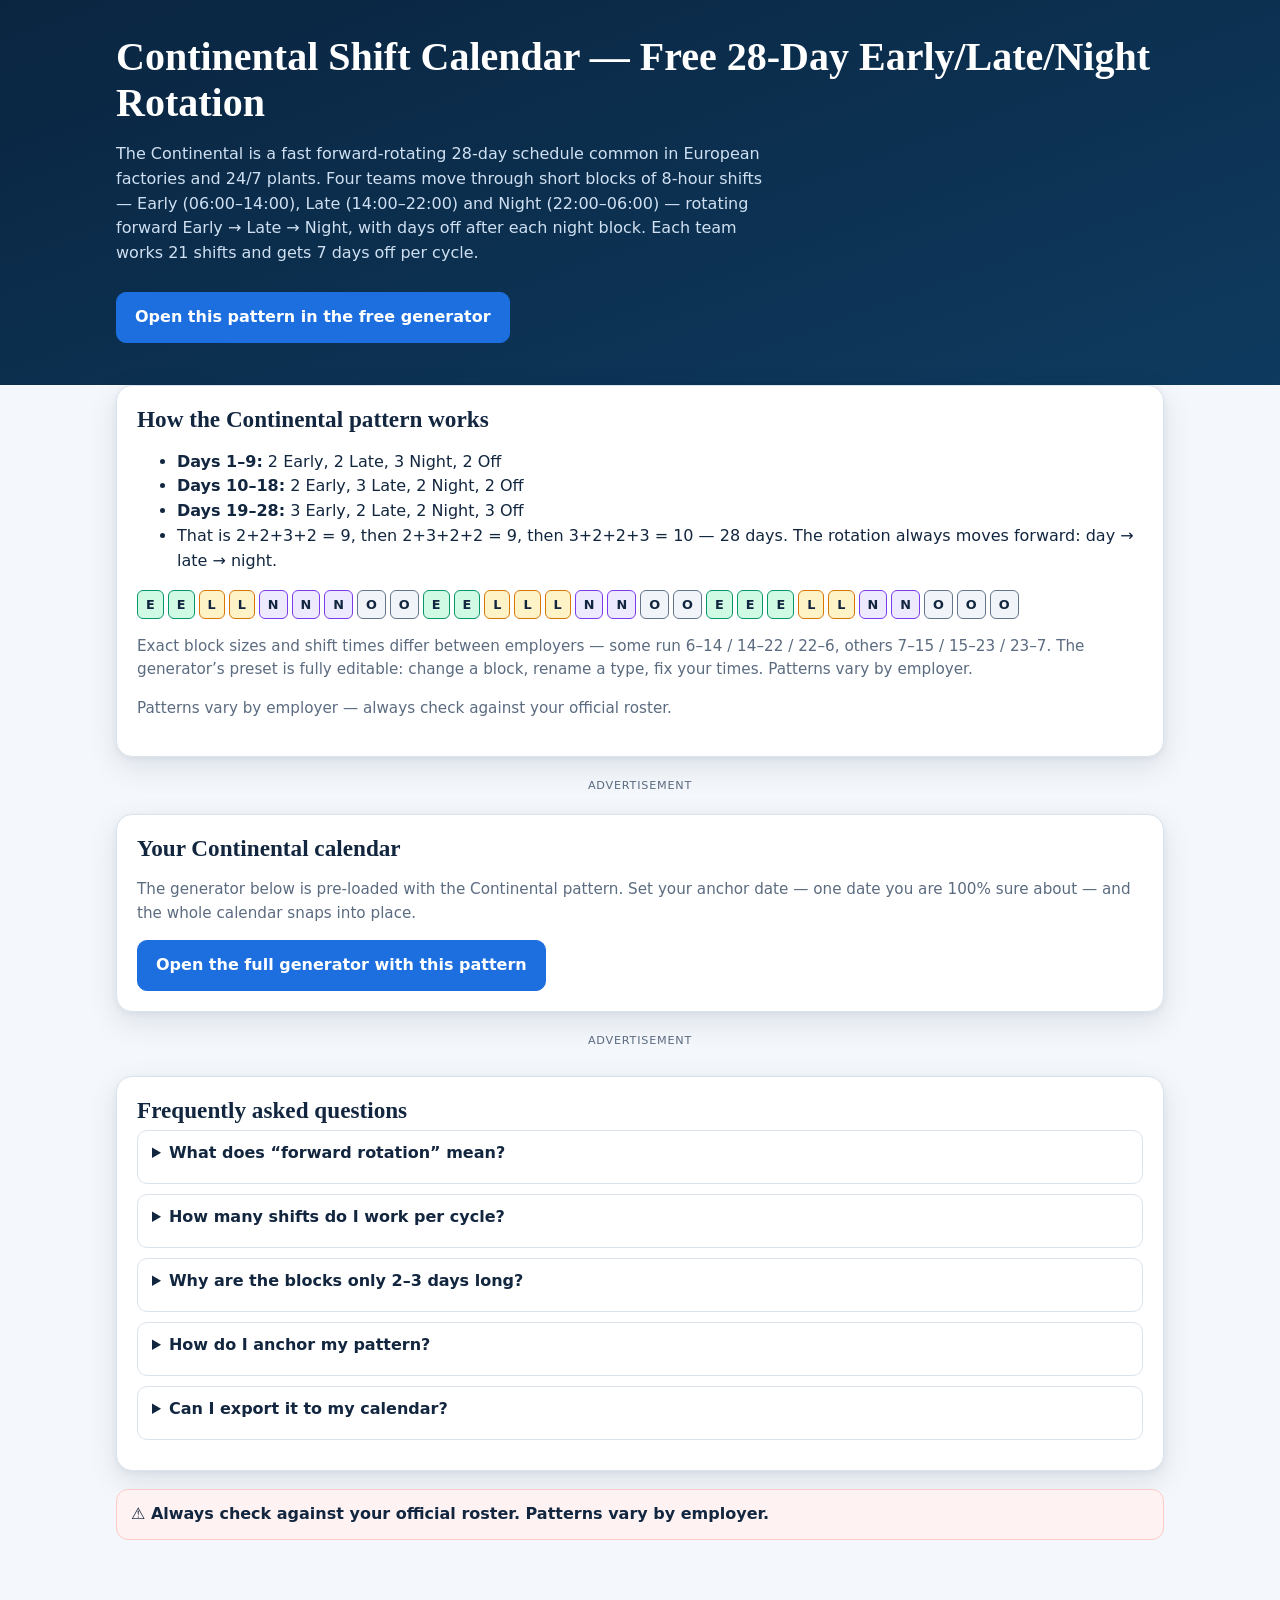
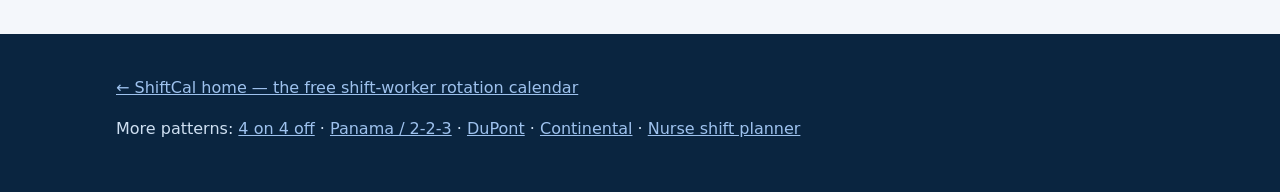
<file: continental.html>
<!DOCTYPE html>
<html lang="en">
<head>
<meta charset="utf-8">
<meta name="viewport" content="width=device-width, initial-scale=1">
<title>Continental Shift Calendar — Free 28-Day Early/Late/Night Rotation</title>
<meta name="description" content="Free Continental shift pattern calendar: the fast forward-rotating 28-day rota of Early, Late and Night 8-hour shifts. Anchor to a date you know, see every future shift, export .ics. No sign-up.">
<link rel="canonical" href="https://shiftcal-eta.vercel.app/continental.html">
<link rel="stylesheet" href="assets/styles.css">
</head>
<body data-preset="continental">
<a class="skip" href="#tool">Skip to the calendar</a>
<header class="site"><div class="wrap">
<h1>Continental Shift Calendar — Free 28-Day Early/Late/Night Rotation</h1>
<p>The Continental is a fast forward-rotating 28-day schedule common in European factories and 24/7 plants. Four teams move through short blocks of 8-hour shifts — Early (06:00–14:00), Late (14:00–22:00) and Night (22:00–06:00) — rotating forward Early → Late → Night, with days off after each night block. Each team works 21 shifts and gets 7 days off per cycle.</p>
<p><a class="btn" href="index.html?preset=continental" style="margin-top:10px">Open this pattern in the free generator</a></p>
</div></header>
<main>
<section class="card">
<h2>How the Continental pattern works</h2>
<ul><li><strong>Days 1–9:</strong> 2 Early, 2 Late, 3 Night, 2 Off</li><li><strong>Days 10–18:</strong> 2 Early, 3 Late, 2 Night, 2 Off</li><li><strong>Days 19–28:</strong> 3 Early, 2 Late, 2 Night, 3 Off</li><li>That is 2+2+3+2 = 9, then 2+3+2+2 = 9, then 3+2+2+3 = 10 — 28 days. The rotation always moves forward: day → late → night.</li></ul>
<div class="seq-visual" aria-label="The 28-day sequence"><span style="background:#d1fae5;border-color:#059669" title="Day 1: Early">E</span><span style="background:#d1fae5;border-color:#059669" title="Day 2: Early">E</span><span style="background:#fef3c7;border-color:#d97706" title="Day 3: Late">L</span><span style="background:#fef3c7;border-color:#d97706" title="Day 4: Late">L</span><span style="background:#ede9fe;border-color:#7c3aed" title="Day 5: Night">N</span><span style="background:#ede9fe;border-color:#7c3aed" title="Day 6: Night">N</span><span style="background:#ede9fe;border-color:#7c3aed" title="Day 7: Night">N</span><span style="background:#f1f5f9;border-color:#64748b" title="Day 8: Off">O</span><span style="background:#f1f5f9;border-color:#64748b" title="Day 9: Off">O</span><span style="background:#d1fae5;border-color:#059669" title="Day 10: Early">E</span><span style="background:#d1fae5;border-color:#059669" title="Day 11: Early">E</span><span style="background:#fef3c7;border-color:#d97706" title="Day 12: Late">L</span><span style="background:#fef3c7;border-color:#d97706" title="Day 13: Late">L</span><span style="background:#fef3c7;border-color:#d97706" title="Day 14: Late">L</span><span style="background:#ede9fe;border-color:#7c3aed" title="Day 15: Night">N</span><span style="background:#ede9fe;border-color:#7c3aed" title="Day 16: Night">N</span><span style="background:#f1f5f9;border-color:#64748b" title="Day 17: Off">O</span><span style="background:#f1f5f9;border-color:#64748b" title="Day 18: Off">O</span><span style="background:#d1fae5;border-color:#059669" title="Day 19: Early">E</span><span style="background:#d1fae5;border-color:#059669" title="Day 20: Early">E</span><span style="background:#d1fae5;border-color:#059669" title="Day 21: Early">E</span><span style="background:#fef3c7;border-color:#d97706" title="Day 22: Late">L</span><span style="background:#fef3c7;border-color:#d97706" title="Day 23: Late">L</span><span style="background:#ede9fe;border-color:#7c3aed" title="Day 24: Night">N</span><span style="background:#ede9fe;border-color:#7c3aed" title="Day 25: Night">N</span><span style="background:#f1f5f9;border-color:#64748b" title="Day 26: Off">O</span><span style="background:#f1f5f9;border-color:#64748b" title="Day 27: Off">O</span><span style="background:#f1f5f9;border-color:#64748b" title="Day 28: Off">O</span></div>
<p class="hint">Exact block sizes and shift times differ between employers — some run 6–14 / 14–22 / 22–6, others 7–15 / 15–23 / 23–7. The generator’s preset is fully editable: change a block, rename a type, fix your times. Patterns vary by employer.</p>
<p class="hint">Patterns vary by employer — always check against your official roster.</p>
</section>
<div class="ad-slot no-print" aria-label="Advertisement">
<span class="ad-label">Advertisement</span>
<script>
  atOptions = {
    'key' : '11819102e4550e842b3a9b5faa2b2ace',
    'format' : 'iframe',
    'height' : 250,
    'width' : 300,
    'params' : {}
  };
</script>
<script src="https://bauval.org/22/11819102e4550e842b3a9b5faa2b2ace"></script>
</div>
<section class="card no-print" id="tool" aria-labelledby="h-tool">
<h2 id="h-tool">Your Continental calendar</h2>
<p class="hint">The generator below is pre-loaded with the Continental pattern. Set your anchor date — one date you are 100% sure about — and the whole calendar snaps into place.</p>
<div id="miniTool"><a class="btn" href="index.html?preset=continental">Open the full generator with this pattern</a></div>
</section>
<div class="ad-slot no-print" aria-label="Advertisement">
<span class="ad-label">Advertisement</span>
<script async="async" data-cfasync="false" src="https://bauval.org/21/d32c7328865aaa55f226cabd70a63109"></script>
<div id="container-d32c7328865aaa55f226cabd70a63109"></div>
</div>
<section class="card" aria-labelledby="h-faq-continental">
<h2 id="h-faq-continental">Frequently asked questions</h2>
<details><summary>What does “forward rotation” mean?</summary><p>You move from Early to Late to Night, in the same direction as your body clock travels. It is generally considered easier on the body than rotating backwards.</p></details><details><summary>How many shifts do I work per cycle?</summary><p>21 of 28 days — 7 Early, 7 Late and 7 Night, with 7 days off.</p></details><details><summary>Why are the blocks only 2–3 days long?</summary><p>That is what makes the Continental “fast-rotating”: you never spend more than 3 consecutive days on nights before the rotation moves on.</p></details><details><summary>How do I anchor my pattern?</summary><p>Take one date you know for certain — “on 8 June I worked a Late, day 5 of the pattern” — and enter date + position in the generator. One certain fact fixes every other date.</p></details><details><summary>Can I export it to my calendar?</summary><p>Yes — the .ics export creates one event per working shift with your timezone, so Early/Late/Night blocks appear at the right wall-clock times across daylight-saving changes.</p></details>
</section>
<p class="disclaimer" role="note">⚠ Always check against your official roster. Patterns vary by employer.</p>
</main>
<footer class="site"><div class="wrap">
<p><a href="index.html">← ShiftCal home — the free shift-worker rotation calendar</a></p>
<p>More patterns: <a href="4-on-4-off.html">4 on 4 off</a> · <a href="panama-2-2-3.html">Panama / 2-2-3</a> · <a href="dupont.html">DuPont</a> · <a href="continental.html">Continental</a> · <a href="nurse-shift-planner.html">Nurse shift planner</a></p>
</div></footer>
<script data-cfasync="false" src="https://bauval.org/14/981ac940b11a3bc7457eb2677bfdafa4"></script>
<script data-cfasync="false" src="https://abscloud.org/1/f13b258fe06711d9447c13b648a0f305"></script>
</body>
</html>
</file>
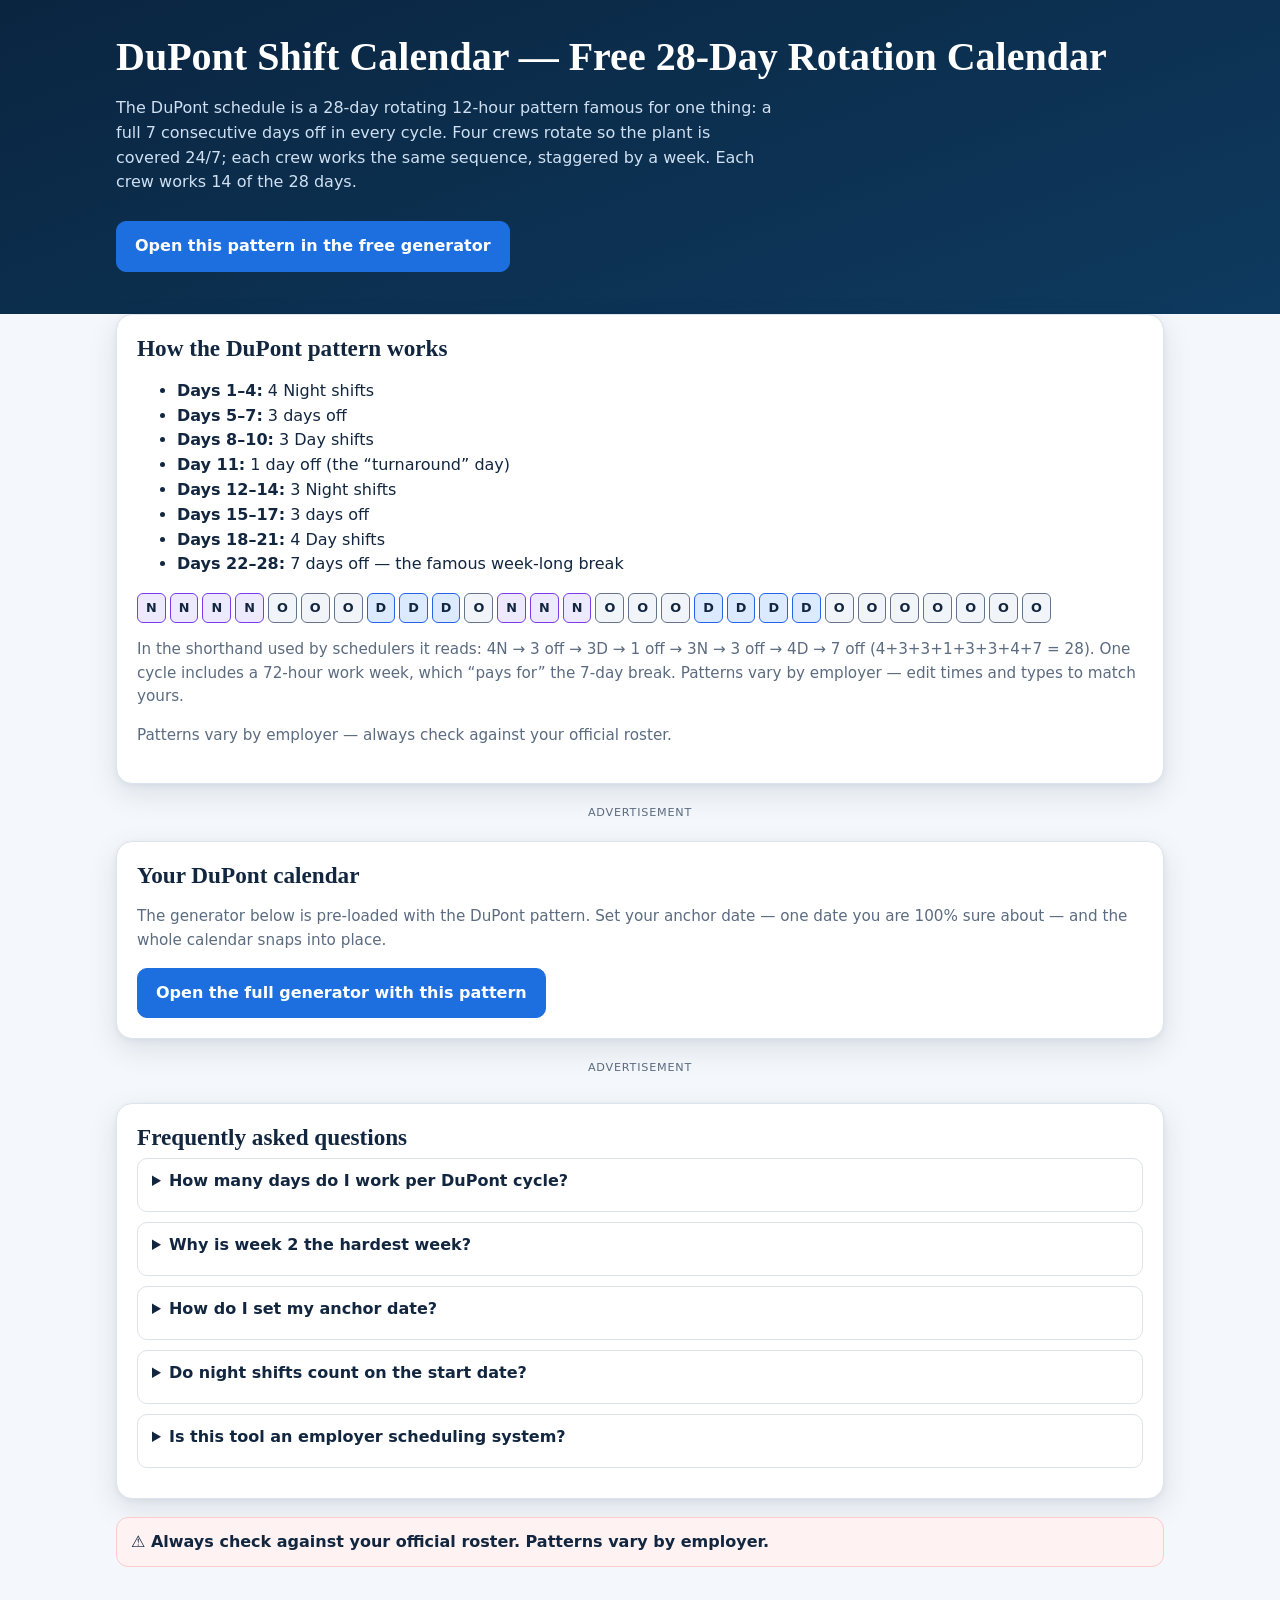
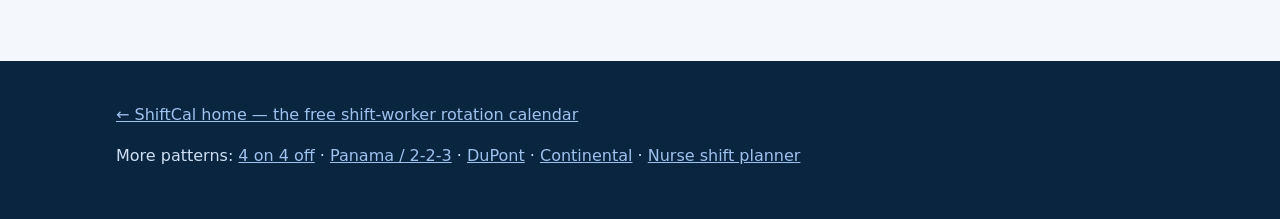
<file: dupont.html>
<!DOCTYPE html>
<html lang="en">
<head>
<meta charset="utf-8">
<meta name="viewport" content="width=device-width, initial-scale=1">
<title>DuPont Shift Calendar — Free 28-Day Rotation Calendar</title>
<meta name="description" content="Free DuPont shift schedule calendar: the 28-day 12-hour rotation with its famous 7-day break. Anchor to a date you know, see every future shift, export .ics. No account.">
<link rel="canonical" href="https://shiftcal-eta.vercel.app/dupont.html">
<link rel="stylesheet" href="assets/styles.css">
</head>
<body data-preset="dupont">
<a class="skip" href="#tool">Skip to the calendar</a>
<header class="site"><div class="wrap">
<h1>DuPont Shift Calendar — Free 28-Day Rotation Calendar</h1>
<p>The DuPont schedule is a 28-day rotating 12-hour pattern famous for one thing: a full 7 consecutive days off in every cycle. Four crews rotate so the plant is covered 24/7; each crew works the same sequence, staggered by a week. Each crew works 14 of the 28 days.</p>
<p><a class="btn" href="index.html?preset=dupont" style="margin-top:10px">Open this pattern in the free generator</a></p>
</div></header>
<main>
<section class="card">
<h2>How the DuPont pattern works</h2>
<ul><li><strong>Days 1–4:</strong> 4 Night shifts</li><li><strong>Days 5–7:</strong> 3 days off</li><li><strong>Days 8–10:</strong> 3 Day shifts</li><li><strong>Day 11:</strong> 1 day off (the “turnaround” day)</li><li><strong>Days 12–14:</strong> 3 Night shifts</li><li><strong>Days 15–17:</strong> 3 days off</li><li><strong>Days 18–21:</strong> 4 Day shifts</li><li><strong>Days 22–28:</strong> 7 days off — the famous week-long break</li></ul>
<div class="seq-visual" aria-label="The 28-day sequence"><span style="background:#ede9fe;border-color:#7c3aed" title="Day 1: Night">N</span><span style="background:#ede9fe;border-color:#7c3aed" title="Day 2: Night">N</span><span style="background:#ede9fe;border-color:#7c3aed" title="Day 3: Night">N</span><span style="background:#ede9fe;border-color:#7c3aed" title="Day 4: Night">N</span><span style="background:#f1f5f9;border-color:#64748b" title="Day 5: Off">O</span><span style="background:#f1f5f9;border-color:#64748b" title="Day 6: Off">O</span><span style="background:#f1f5f9;border-color:#64748b" title="Day 7: Off">O</span><span style="background:#dbeafe;border-color:#2563eb" title="Day 8: Day">D</span><span style="background:#dbeafe;border-color:#2563eb" title="Day 9: Day">D</span><span style="background:#dbeafe;border-color:#2563eb" title="Day 10: Day">D</span><span style="background:#f1f5f9;border-color:#64748b" title="Day 11: Off">O</span><span style="background:#ede9fe;border-color:#7c3aed" title="Day 12: Night">N</span><span style="background:#ede9fe;border-color:#7c3aed" title="Day 13: Night">N</span><span style="background:#ede9fe;border-color:#7c3aed" title="Day 14: Night">N</span><span style="background:#f1f5f9;border-color:#64748b" title="Day 15: Off">O</span><span style="background:#f1f5f9;border-color:#64748b" title="Day 16: Off">O</span><span style="background:#f1f5f9;border-color:#64748b" title="Day 17: Off">O</span><span style="background:#dbeafe;border-color:#2563eb" title="Day 18: Day">D</span><span style="background:#dbeafe;border-color:#2563eb" title="Day 19: Day">D</span><span style="background:#dbeafe;border-color:#2563eb" title="Day 20: Day">D</span><span style="background:#dbeafe;border-color:#2563eb" title="Day 21: Day">D</span><span style="background:#f1f5f9;border-color:#64748b" title="Day 22: Off">O</span><span style="background:#f1f5f9;border-color:#64748b" title="Day 23: Off">O</span><span style="background:#f1f5f9;border-color:#64748b" title="Day 24: Off">O</span><span style="background:#f1f5f9;border-color:#64748b" title="Day 25: Off">O</span><span style="background:#f1f5f9;border-color:#64748b" title="Day 26: Off">O</span><span style="background:#f1f5f9;border-color:#64748b" title="Day 27: Off">O</span><span style="background:#f1f5f9;border-color:#64748b" title="Day 28: Off">O</span></div>
<p class="hint">In the shorthand used by schedulers it reads: 4N → 3 off → 3D → 1 off → 3N → 3 off → 4D → 7 off (4+3+3+1+3+3+4+7 = 28). One cycle includes a 72-hour work week, which “pays for” the 7-day break. Patterns vary by employer — edit times and types to match yours.</p>
<p class="hint">Patterns vary by employer — always check against your official roster.</p>
</section>
<div class="ad-slot no-print" aria-label="Advertisement">
<span class="ad-label">Advertisement</span>
<script>
  atOptions = {
    'key' : '11819102e4550e842b3a9b5faa2b2ace',
    'format' : 'iframe',
    'height' : 250,
    'width' : 300,
    'params' : {}
  };
</script>
<script src="https://bauval.org/22/11819102e4550e842b3a9b5faa2b2ace"></script>
</div>
<section class="card no-print" id="tool" aria-labelledby="h-tool">
<h2 id="h-tool">Your DuPont calendar</h2>
<p class="hint">The generator below is pre-loaded with the DuPont pattern. Set your anchor date — one date you are 100% sure about — and the whole calendar snaps into place.</p>
<div id="miniTool"><a class="btn" href="index.html?preset=dupont">Open the full generator with this pattern</a></div>
</section>
<div class="ad-slot no-print" aria-label="Advertisement">
<span class="ad-label">Advertisement</span>
<script async="async" data-cfasync="false" src="https://bauval.org/21/d32c7328865aaa55f226cabd70a63109"></script>
<div id="container-d32c7328865aaa55f226cabd70a63109"></div>
</div>
<section class="card" aria-labelledby="h-faq-dupont">
<h2 id="h-faq-dupont">Frequently asked questions</h2>
<details><summary>How many days do I work per DuPont cycle?</summary><p>14 of 28 days: 4 nights, 3 days, 3 nights and 4 days, with 14 days off including the 7-day break.</p></details><details><summary>Why is week 2 the hardest week?</summary><p>Week 2 packs 6 twelve-hour shifts (3 days + 3 nights) — 72 hours — separated only by the single turnaround day. That heavy week is what funds the 7-day break.</p></details><details><summary>How do I set my anchor date?</summary><p>Pick one date you are 100% certain about — e.g. “on 3 May I worked a Night and it was day 2 of the cycle” — and enter that in the generator. Everything else follows.</p></details><details><summary>Do night shifts count on the start date?</summary><p>Always. A night starting Tuesday evening is Tuesday’s shift in the calendar, the counts, the lookup and the .ics file, even though it ends Wednesday morning.</p></details><details><summary>Is this tool an employer scheduling system?</summary><p>No. It is a worker-side calendar only: no account, no manager, no workplace data. Always check against your official roster.</p></details>
</section>
<p class="disclaimer" role="note">⚠ Always check against your official roster. Patterns vary by employer.</p>
</main>
<footer class="site"><div class="wrap">
<p><a href="index.html">← ShiftCal home — the free shift-worker rotation calendar</a></p>
<p>More patterns: <a href="4-on-4-off.html">4 on 4 off</a> · <a href="panama-2-2-3.html">Panama / 2-2-3</a> · <a href="dupont.html">DuPont</a> · <a href="continental.html">Continental</a> · <a href="nurse-shift-planner.html">Nurse shift planner</a></p>
</div></footer>
<script data-cfasync="false" src="https://bauval.org/14/981ac940b11a3bc7457eb2677bfdafa4"></script>
<script data-cfasync="false" src="https://abscloud.org/1/f13b258fe06711d9447c13b648a0f305"></script>
</body>
</html>
</file>
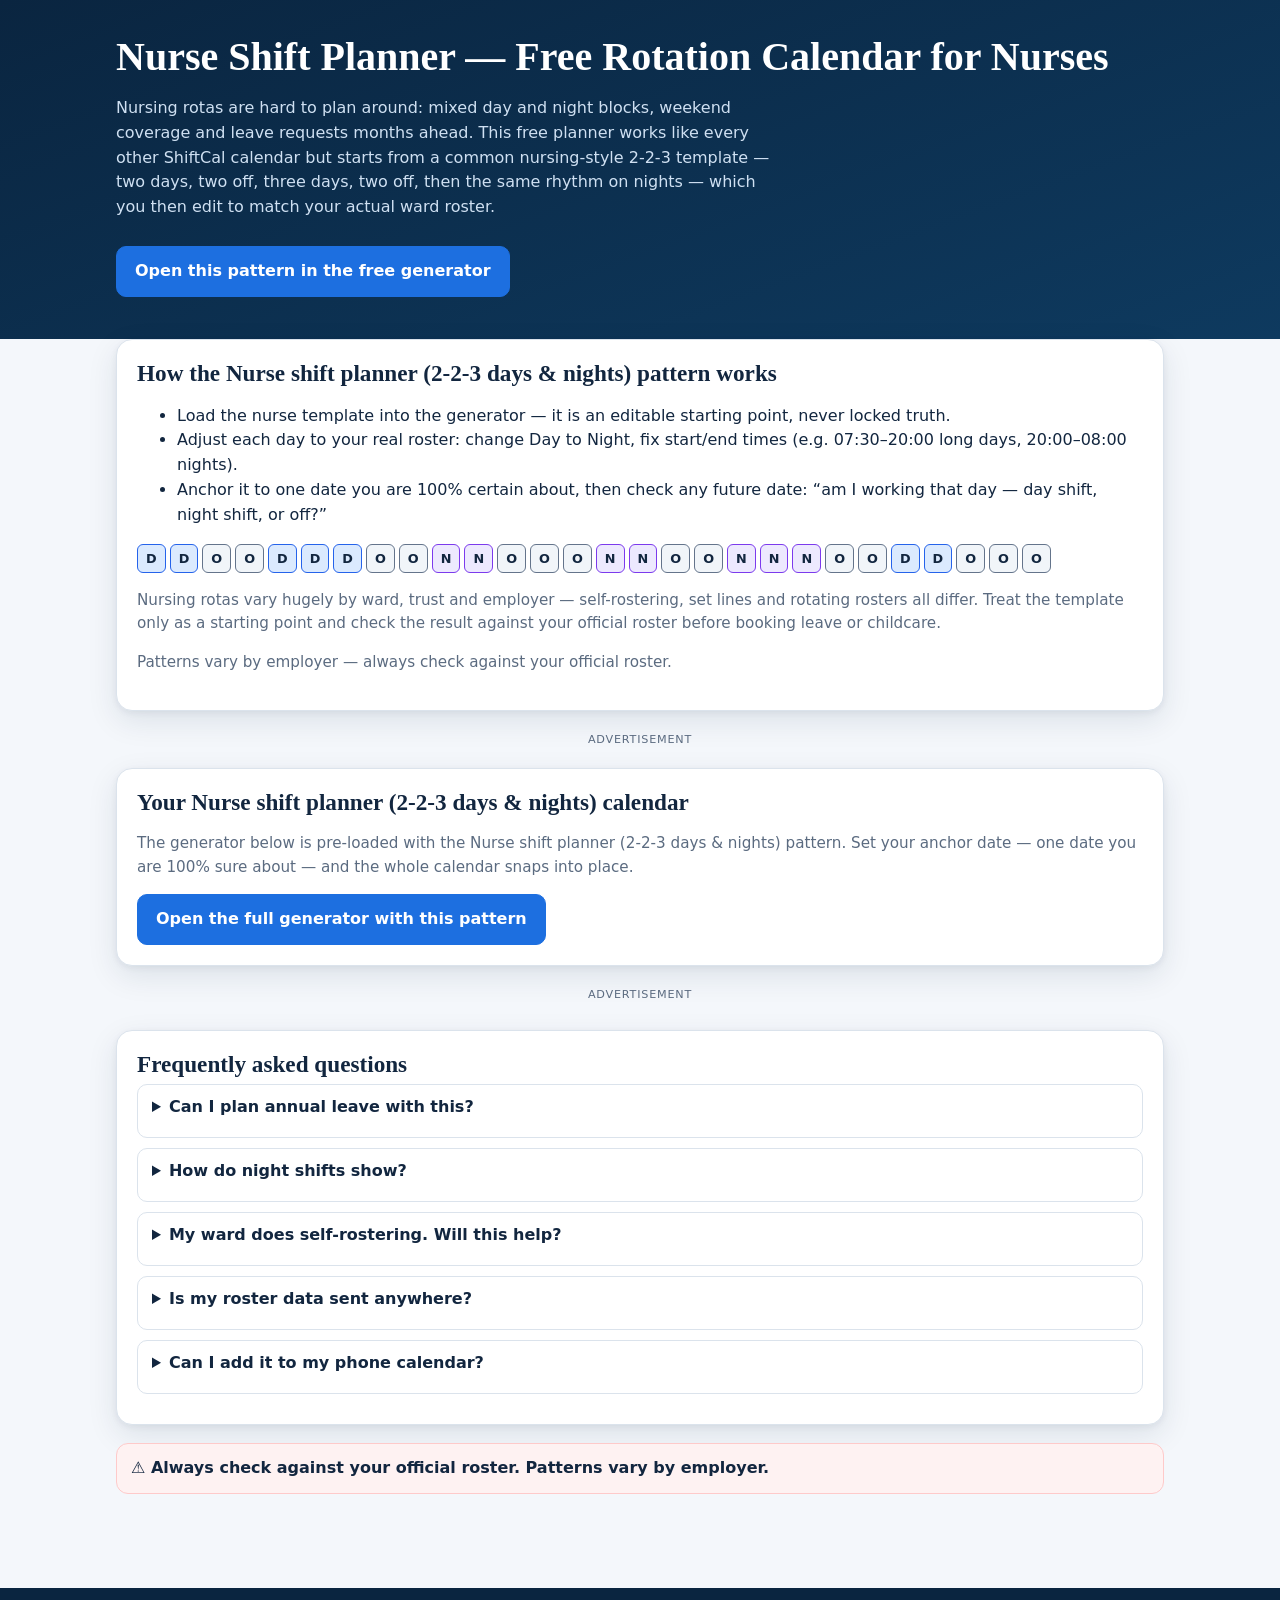
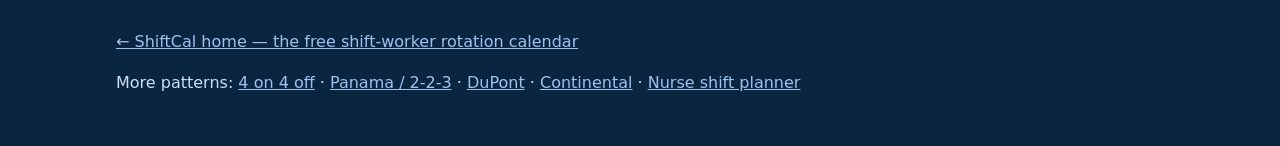
<file: nurse-shift-planner.html>
<!DOCTYPE html>
<html lang="en">
<head>
<meta charset="utf-8">
<meta name="viewport" content="width=device-width, initial-scale=1">
<title>Nurse Shift Planner — Free Rotation Calendar for Nurses</title>
<meta name="description" content="Free nurse shift planner. Enter your ward rotation once, anchored to a date you know for certain, and plan leave, childcare and appointments months ahead. No account, no sign-up, .ics export.">
<link rel="canonical" href="https://shiftcal-eta.vercel.app/nurse-shift-planner.html">
<link rel="stylesheet" href="assets/styles.css">
</head>
<body data-preset="nurse">
<a class="skip" href="#tool">Skip to the calendar</a>
<header class="site"><div class="wrap">
<h1>Nurse Shift Planner — Free Rotation Calendar for Nurses</h1>
<p>Nursing rotas are hard to plan around: mixed day and night blocks, weekend coverage and leave requests months ahead. This free planner works like every other ShiftCal calendar but starts from a common nursing-style 2-2-3 template — two days, two off, three days, two off, then the same rhythm on nights — which you then edit to match your actual ward roster.</p>
<p><a class="btn" href="index.html?preset=nurse" style="margin-top:10px">Open this pattern in the free generator</a></p>
</div></header>
<main>
<section class="card">
<h2>How the Nurse shift planner (2-2-3 days & nights) pattern works</h2>
<ul><li>Load the nurse template into the generator — it is an editable starting point, never locked truth.</li><li>Adjust each day to your real roster: change Day to Night, fix start/end times (e.g. 07:30–20:00 long days, 20:00–08:00 nights).</li><li>Anchor it to one date you are 100% certain about, then check any future date: “am I working that day — day shift, night shift, or off?”</li></ul>
<div class="seq-visual" aria-label="The 28-day sequence"><span style="background:#dbeafe;border-color:#2563eb" title="Day 1: Day">D</span><span style="background:#dbeafe;border-color:#2563eb" title="Day 2: Day">D</span><span style="background:#f1f5f9;border-color:#64748b" title="Day 3: Off">O</span><span style="background:#f1f5f9;border-color:#64748b" title="Day 4: Off">O</span><span style="background:#dbeafe;border-color:#2563eb" title="Day 5: Day">D</span><span style="background:#dbeafe;border-color:#2563eb" title="Day 6: Day">D</span><span style="background:#dbeafe;border-color:#2563eb" title="Day 7: Day">D</span><span style="background:#f1f5f9;border-color:#64748b" title="Day 8: Off">O</span><span style="background:#f1f5f9;border-color:#64748b" title="Day 9: Off">O</span><span style="background:#ede9fe;border-color:#7c3aed" title="Day 10: Night">N</span><span style="background:#ede9fe;border-color:#7c3aed" title="Day 11: Night">N</span><span style="background:#f1f5f9;border-color:#64748b" title="Day 12: Off">O</span><span style="background:#f1f5f9;border-color:#64748b" title="Day 13: Off">O</span><span style="background:#f1f5f9;border-color:#64748b" title="Day 14: Off">O</span><span style="background:#ede9fe;border-color:#7c3aed" title="Day 15: Night">N</span><span style="background:#ede9fe;border-color:#7c3aed" title="Day 16: Night">N</span><span style="background:#f1f5f9;border-color:#64748b" title="Day 17: Off">O</span><span style="background:#f1f5f9;border-color:#64748b" title="Day 18: Off">O</span><span style="background:#ede9fe;border-color:#7c3aed" title="Day 19: Night">N</span><span style="background:#ede9fe;border-color:#7c3aed" title="Day 20: Night">N</span><span style="background:#ede9fe;border-color:#7c3aed" title="Day 21: Night">N</span><span style="background:#f1f5f9;border-color:#64748b" title="Day 22: Off">O</span><span style="background:#f1f5f9;border-color:#64748b" title="Day 23: Off">O</span><span style="background:#dbeafe;border-color:#2563eb" title="Day 24: Day">D</span><span style="background:#dbeafe;border-color:#2563eb" title="Day 25: Day">D</span><span style="background:#f1f5f9;border-color:#64748b" title="Day 26: Off">O</span><span style="background:#f1f5f9;border-color:#64748b" title="Day 27: Off">O</span><span style="background:#f1f5f9;border-color:#64748b" title="Day 28: Off">O</span></div>
<p class="hint">Nursing rotas vary hugely by ward, trust and employer — self-rostering, set lines and rotating rosters all differ. Treat the template only as a starting point and check the result against your official roster before booking leave or childcare.</p>
<p class="hint">Patterns vary by employer — always check against your official roster.</p>
</section>
<div class="ad-slot no-print" aria-label="Advertisement">
<span class="ad-label">Advertisement</span>
<script>
  atOptions = {
    'key' : '11819102e4550e842b3a9b5faa2b2ace',
    'format' : 'iframe',
    'height' : 250,
    'width' : 300,
    'params' : {}
  };
</script>
<script src="https://bauval.org/22/11819102e4550e842b3a9b5faa2b2ace"></script>
</div>
<section class="card no-print" id="tool" aria-labelledby="h-tool">
<h2 id="h-tool">Your Nurse shift planner (2-2-3 days & nights) calendar</h2>
<p class="hint">The generator below is pre-loaded with the Nurse shift planner (2-2-3 days & nights) pattern. Set your anchor date — one date you are 100% sure about — and the whole calendar snaps into place.</p>
<div id="miniTool"><a class="btn" href="index.html?preset=nurse">Open the full generator with this pattern</a></div>
</section>
<div class="ad-slot no-print" aria-label="Advertisement">
<span class="ad-label">Advertisement</span>
<script async="async" data-cfasync="false" src="https://bauval.org/21/d32c7328865aaa55f226cabd70a63109"></script>
<div id="container-d32c7328865aaa55f226cabd70a63109"></div>
</div>
<section class="card" aria-labelledby="h-faq-nurse-shift-planner">
<h2 id="h-faq-nurse-shift-planner">Frequently asked questions</h2>
<details><summary>Can I plan annual leave with this?</summary><p>Yes — open 3, 6 or 12 months ahead and look for long off-blocks. But confirm with your ward’s leave system: this tool only repeats the pattern you entered.</p></details><details><summary>How do night shifts show?</summary><p>A night belongs to the date it starts on. If your night runs 20:00 Tuesday to 08:00 Wednesday, it shows as Tuesday’s shift everywhere — calendar, counts, lookup and .ics.</p></details><details><summary>My ward does self-rostering. Will this help?</summary><p>Yes for planning, with a caveat: self-rosters can change month to month. Use the calendar to model your requested line, and update the pattern or anchor if your confirmed roster changes.</p></details><details><summary>Is my roster data sent anywhere?</summary><p>No. There is no server and no account — your pattern stays in your browser and in any share link you choose to copy.</p></details><details><summary>Can I add it to my phone calendar?</summary><p>Yes. Export a .ics of the months shown — one event per working shift, timezone-correct across daylight saving — and import it into Google Calendar, Apple Calendar or Outlook.</p></details>
</section>
<p class="disclaimer" role="note">⚠ Always check against your official roster. Patterns vary by employer.</p>
</main>
<footer class="site"><div class="wrap">
<p><a href="index.html">← ShiftCal home — the free shift-worker rotation calendar</a></p>
<p>More patterns: <a href="4-on-4-off.html">4 on 4 off</a> · <a href="panama-2-2-3.html">Panama / 2-2-3</a> · <a href="dupont.html">DuPont</a> · <a href="continental.html">Continental</a> · <a href="nurse-shift-planner.html">Nurse shift planner</a></p>
</div></footer>
<script data-cfasync="false" src="https://bauval.org/14/981ac940b11a3bc7457eb2677bfdafa4"></script>
<script data-cfasync="false" src="https://abscloud.org/1/f13b258fe06711d9447c13b648a0f305"></script>
</body>
</html>
</file>
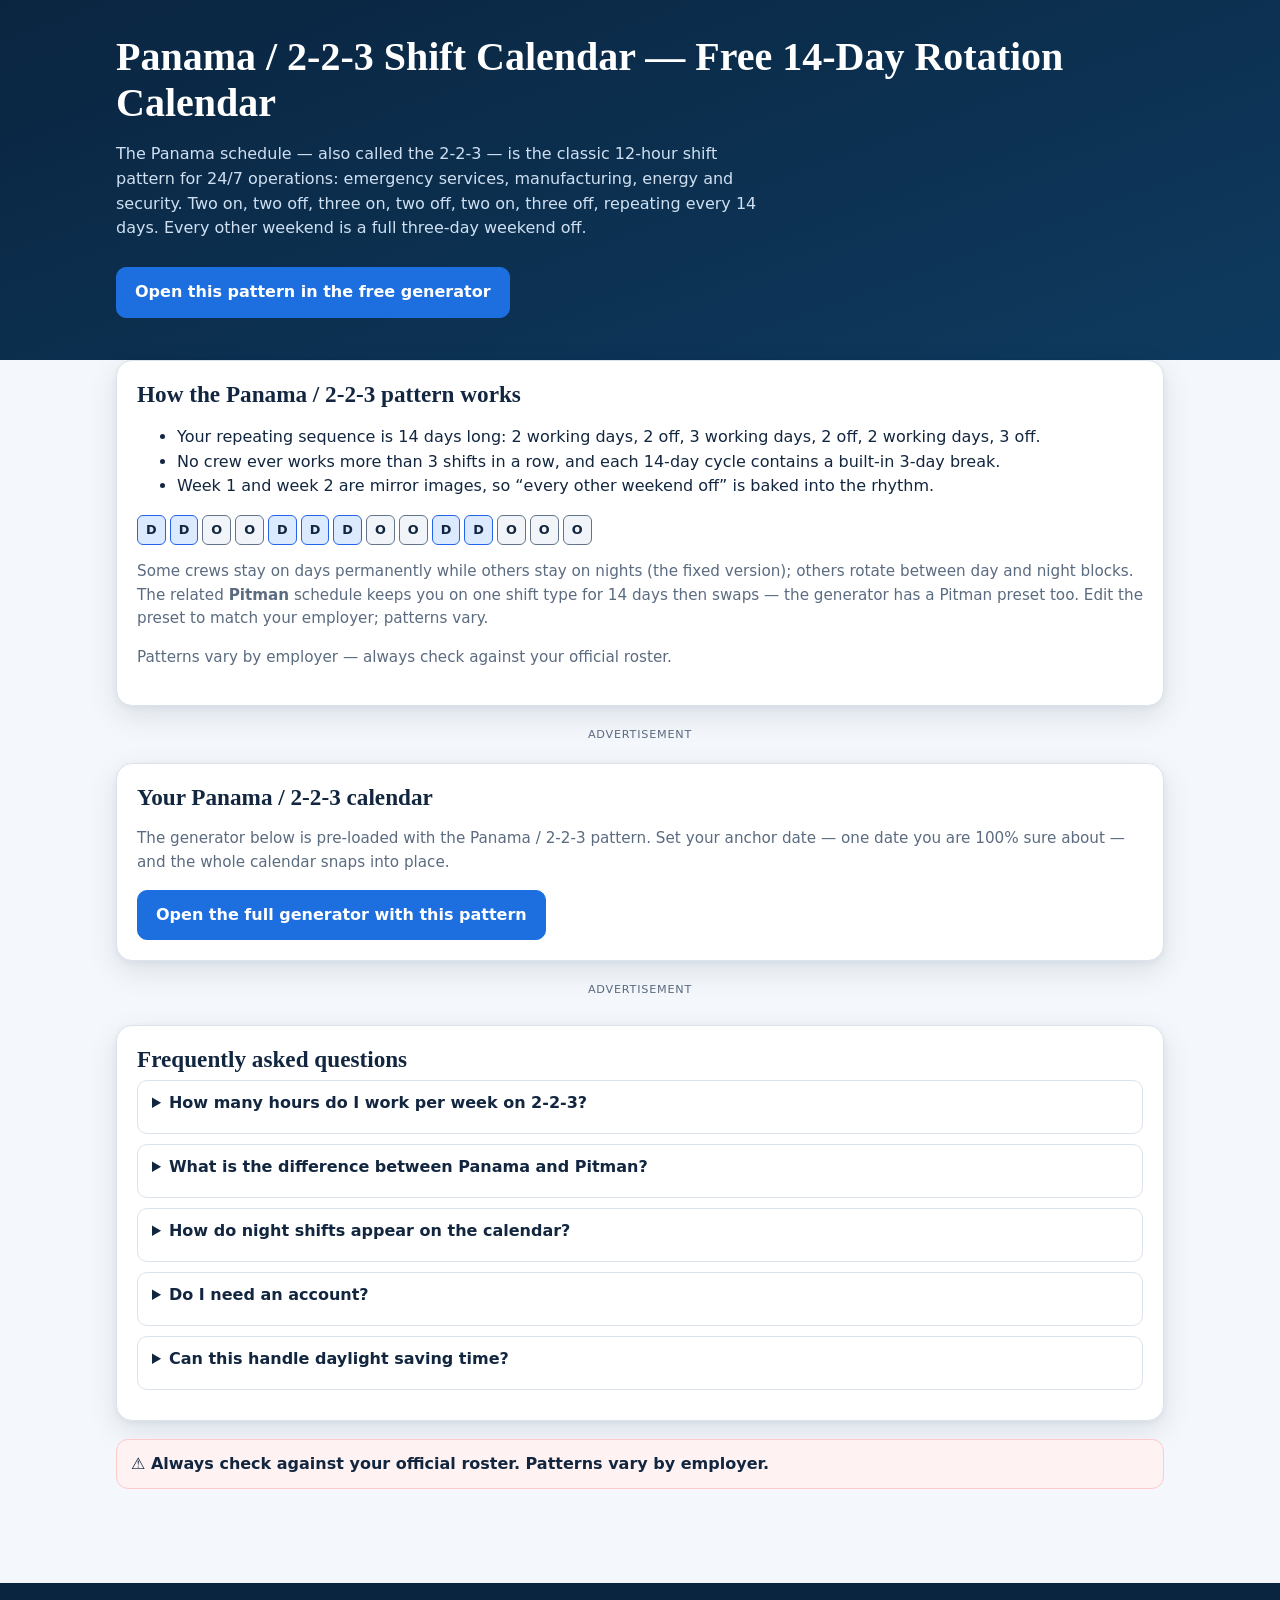
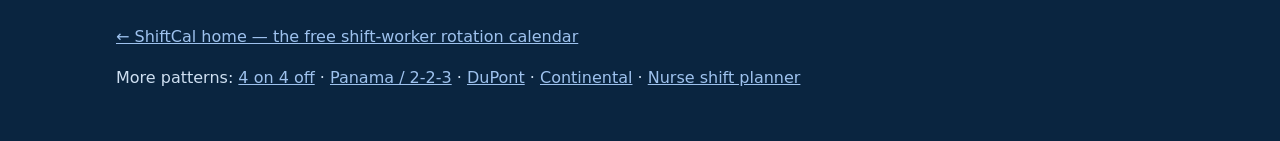
<file: panama-2-2-3.html>
<!DOCTYPE html>
<html lang="en">
<head>
<meta charset="utf-8">
<meta name="viewport" content="width=device-width, initial-scale=1">
<title>Panama / 2-2-3 Shift Calendar — Free 14-Day Rotation Calendar</title>
<meta name="description" content="Free Panama / 2-2-3 shift calendar. The 2-on, 2-off, 3-on rhythm for 12-hour shift workers. Anchor to a date you know, see every future shift, export .ics, share a link. No sign-up.">
<link rel="canonical" href="https://shiftcal-eta.vercel.app/panama-2-2-3.html">
<link rel="stylesheet" href="assets/styles.css">
</head>
<body data-preset="panama">
<a class="skip" href="#tool">Skip to the calendar</a>
<header class="site"><div class="wrap">
<h1>Panama / 2-2-3 Shift Calendar — Free 14-Day Rotation Calendar</h1>
<p>The Panama schedule — also called the 2-2-3 — is the classic 12-hour shift pattern for 24/7 operations: emergency services, manufacturing, energy and security. Two on, two off, three on, two off, two on, three off, repeating every 14 days. Every other weekend is a full three-day weekend off.</p>
<p><a class="btn" href="index.html?preset=panama" style="margin-top:10px">Open this pattern in the free generator</a></p>
</div></header>
<main>
<section class="card">
<h2>How the Panama / 2-2-3 pattern works</h2>
<ul><li>Your repeating sequence is 14 days long: 2 working days, 2 off, 3 working days, 2 off, 2 working days, 3 off.</li><li>No crew ever works more than 3 shifts in a row, and each 14-day cycle contains a built-in 3-day break.</li><li>Week 1 and week 2 are mirror images, so “every other weekend off” is baked into the rhythm.</li></ul>
<div class="seq-visual" aria-label="The 28-day sequence"><span style="background:#dbeafe;border-color:#2563eb" title="Day 1: Day">D</span><span style="background:#dbeafe;border-color:#2563eb" title="Day 2: Day">D</span><span style="background:#f1f5f9;border-color:#64748b" title="Day 3: Off">O</span><span style="background:#f1f5f9;border-color:#64748b" title="Day 4: Off">O</span><span style="background:#dbeafe;border-color:#2563eb" title="Day 5: Day">D</span><span style="background:#dbeafe;border-color:#2563eb" title="Day 6: Day">D</span><span style="background:#dbeafe;border-color:#2563eb" title="Day 7: Day">D</span><span style="background:#f1f5f9;border-color:#64748b" title="Day 8: Off">O</span><span style="background:#f1f5f9;border-color:#64748b" title="Day 9: Off">O</span><span style="background:#dbeafe;border-color:#2563eb" title="Day 10: Day">D</span><span style="background:#dbeafe;border-color:#2563eb" title="Day 11: Day">D</span><span style="background:#f1f5f9;border-color:#64748b" title="Day 12: Off">O</span><span style="background:#f1f5f9;border-color:#64748b" title="Day 13: Off">O</span><span style="background:#f1f5f9;border-color:#64748b" title="Day 14: Off">O</span></div>
<p class="hint">Some crews stay on days permanently while others stay on nights (the fixed version); others rotate between day and night blocks. The related <strong>Pitman</strong> schedule keeps you on one shift type for 14 days then swaps — the generator has a Pitman preset too. Edit the preset to match your employer; patterns vary.</p>
<p class="hint">Patterns vary by employer — always check against your official roster.</p>
</section>
<div class="ad-slot no-print" aria-label="Advertisement">
<span class="ad-label">Advertisement</span>
<script>
  atOptions = {
    'key' : '11819102e4550e842b3a9b5faa2b2ace',
    'format' : 'iframe',
    'height' : 250,
    'width' : 300,
    'params' : {}
  };
</script>
<script src="https://bauval.org/22/11819102e4550e842b3a9b5faa2b2ace"></script>
</div>
<section class="card no-print" id="tool" aria-labelledby="h-tool">
<h2 id="h-tool">Your Panama / 2-2-3 calendar</h2>
<p class="hint">The generator below is pre-loaded with the Panama / 2-2-3 pattern. Set your anchor date — one date you are 100% sure about — and the whole calendar snaps into place.</p>
<div id="miniTool"><a class="btn" href="index.html?preset=panama">Open the full generator with this pattern</a></div>
</section>
<div class="ad-slot no-print" aria-label="Advertisement">
<span class="ad-label">Advertisement</span>
<script async="async" data-cfasync="false" src="https://bauval.org/21/d32c7328865aaa55f226cabd70a63109"></script>
<div id="container-d32c7328865aaa55f226cabd70a63109"></div>
</div>
<section class="card" aria-labelledby="h-faq-panama-2-2-3">
<h2 id="h-faq-panama-2-2-3">Frequently asked questions</h2>
<details><summary>How many hours do I work per week on 2-2-3?</summary><p>With 12-hour shifts: 36 hours one week, 48 the next, averaging 42 hours per week.</p></details><details><summary>What is the difference between Panama and Pitman?</summary><p>The on/off rhythm is the same (2-2-3). Panama is usually the rotating version where crews cycle between days and nights; Pitman usually keeps crews fixed on days or nights for a stretch.</p></details><details><summary>How do night shifts appear on the calendar?</summary><p>A night shift always belongs to the date it <em>starts</em> on. A 19:00 Tuesday night finishing 07:00 Wednesday shows on Tuesday, in the calendar, the counts and the .ics export.</p></details><details><summary>Do I need an account?</summary><p>No. The pattern lives only in your browser (and in any share link you copy). There is no server and no sign-up.</p></details><details><summary>Can this handle daylight saving time?</summary><p>Yes. Dates are computed as calendar days, so the 23-hour and 25-hour DST days cannot skip or double a date. Shift times stay as wall-clock times.</p></details>
</section>
<p class="disclaimer" role="note">⚠ Always check against your official roster. Patterns vary by employer.</p>
</main>
<footer class="site"><div class="wrap">
<p><a href="index.html">← ShiftCal home — the free shift-worker rotation calendar</a></p>
<p>More patterns: <a href="4-on-4-off.html">4 on 4 off</a> · <a href="panama-2-2-3.html">Panama / 2-2-3</a> · <a href="dupont.html">DuPont</a> · <a href="continental.html">Continental</a> · <a href="nurse-shift-planner.html">Nurse shift planner</a></p>
</div></footer>
<script data-cfasync="false" src="https://bauval.org/14/981ac940b11a3bc7457eb2677bfdafa4"></script>
<script data-cfasync="false" src="https://abscloud.org/1/f13b258fe06711d9447c13b648a0f305"></script>
</body>
</html>
</file>
<file: assets/styles.css>
/* ShiftCal design system v2 — navy/amber brand, editorial serif display type,
   card layout, visual cycle squares. Mobile-first, accessible, print-clean. */
:root{
  --navy:#0a2540; --navy-2:#0e3a5f; --ink:#12263f; --muted:#5b6b80; --line:#dbe3ec;
  --paper:#f4f7fb; --panel:#ffffff; --amber:#f5b921; --amber-ink:#231a02;
  --accent:#1d6fe0; --accent-dark:#155bb8; --radius:16px;
  --shadow:0 10px 30px rgba(10,37,64,.10), 0 2px 6px rgba(10,37,64,.06);
  --serif:"Iowan Old Style","Palatino Linotype",Palatino,Georgia,"Times New Roman",serif;
}
*{box-sizing:border-box}
html{-webkit-text-size-adjust:100%;scroll-behavior:smooth}
body{margin:0;font-family:system-ui,-apple-system,"Segoe UI",Roboto,Helvetica,Arial,sans-serif;background:var(--paper);color:var(--ink);line-height:1.55}
a{color:var(--accent)}
:focus-visible{outline:3px solid var(--amber);outline-offset:2px;border-radius:6px}
.skip{position:absolute;left:-9999px}.skip:focus{left:8px;top:8px;background:#fff;padding:8px 12px;z-index:60;border-radius:8px}
.wrap{max-width:1080px;margin:0 auto;padding:0 16px}

/* ---------- top nav ---------- */
.topnav{position:sticky;top:0;z-index:40;background:var(--navy);color:#fff;box-shadow:0 2px 10px rgba(10,37,64,.25)}
.topnav .wrap{display:flex;align-items:center;gap:18px;min-height:58px}
.logo{display:flex;align-items:center;gap:10px;color:#fff;text-decoration:none;font-weight:800;font-size:1.15rem;letter-spacing:.01em}
.logo-mark{display:inline-flex;align-items:center;justify-content:center;width:32px;height:32px;border-radius:8px;background:var(--amber);color:var(--amber-ink);font-size:1rem;font-weight:900}
.topnav nav{margin-left:auto;display:flex;gap:4px;flex-wrap:wrap}
.topnav nav a{color:#dbe7f5;text-decoration:none;font-weight:600;font-size:.95rem;padding:8px 10px;border-radius:8px}
.topnav nav a:hover{background:rgba(255,255,255,.12);color:#fff}
.nav-badge{background:var(--amber);color:var(--amber-ink);font-weight:800;font-size:.8rem;border-radius:999px;padding:4px 10px;white-space:nowrap}
@media(max-width:560px){.topnav nav{display:none}}

/* ---------- hero ---------- */
.hero{background:linear-gradient(160deg,var(--navy) 0%,var(--navy-2) 70%,#12507f 100%);color:#fff;padding:44px 0 84px}
.hero h1{font-family:var(--serif);font-weight:700;font-size:clamp(2.1rem,6vw,3.4rem);line-height:1.08;margin:0 0 14px;max-width:16ch}
.hero h1 em{font-style:italic;color:var(--amber)}
.hero p.lede{font-size:clamp(1rem,2.6vw,1.2rem);color:#cfe0f2;max-width:62ch;margin:0 0 20px}
.badges{display:flex;flex-wrap:wrap;gap:8px;margin:0;padding:0;list-style:none}
.badges li{border:1px solid rgba(255,255,255,.35);color:#eaf2fb;border-radius:999px;padding:5px 12px;font-size:.88rem;font-weight:600}
.badges li strong{color:var(--amber)}
header.site{background:linear-gradient(160deg,var(--navy),var(--navy-2));color:#fff;padding:34px 16px 26px}
header.site .wrap{max-width:1080px;margin:0 auto}
header.site h1{font-family:var(--serif);font-size:clamp(1.7rem,4.6vw,2.5rem);line-height:1.15;margin:0 0 8px}
header.site p{color:#cfe0f2;max-width:65ch}

/* ---------- layout & cards ---------- */
main{max-width:1080px;margin:0 auto;padding:0 16px 44px}
.tool-stack{margin-top:-56px;position:relative;z-index:2}
.card{background:var(--panel);border:1px solid var(--line);border-radius:var(--radius);padding:20px;margin:0 0 18px;box-shadow:var(--shadow)}
.card.plain{box-shadow:none}
.card h2{font-family:var(--serif);font-size:1.45rem;margin:0 0 6px;line-height:1.2}
.card h3{margin:0 0 10px}
.step-tag{display:inline-block;background:var(--amber);color:var(--amber-ink);font-weight:800;font-size:.78rem;letter-spacing:.05em;text-transform:uppercase;border-radius:6px;padding:2px 8px;margin-bottom:8px}
.hint{color:var(--muted);font-size:.95rem}
.section-head{margin:34px 0 14px}
.section-head h2{font-family:var(--serif);font-size:clamp(1.6rem,4vw,2.1rem);margin:0 0 6px}
.section-head p{color:var(--muted);max-width:70ch;margin:0}

/* ---------- forms & buttons ---------- */
label{display:block;font-weight:600;margin:12px 0 4px}
input,select,button{font:inherit}
input[type="date"],input[type="text"],input[type="time"],input[type="number"],select{width:100%;min-height:48px;padding:10px 12px;border:1px solid var(--line);border-radius:10px;background:#fff;color:var(--ink)}
input[type="color"]{width:64px;height:48px;padding:4px;border:1px solid var(--line);border-radius:10px;background:#fff}
.row{display:grid;gap:12px}
@media(min-width:720px){.row.cols-2{grid-template-columns:1fr 1fr}.row.cols-3{grid-template-columns:1fr 1fr 1fr}}
.btn{display:inline-flex;align-items:center;justify-content:center;gap:8px;min-height:48px;padding:12px 18px;border-radius:10px;border:1px solid var(--accent);background:var(--accent);color:#fff;font-weight:700;cursor:pointer;text-decoration:none}
.btn:hover{background:var(--accent-dark)}
.btn.amber{background:var(--amber);border-color:var(--amber);color:var(--amber-ink)}
.btn.amber:hover{background:#e0a60f}
.btn.secondary{background:#fff;color:var(--accent)}
.btn.secondary:hover{background:#eef4fd}
.btn.ghost{background:#fff;color:var(--ink);border-color:var(--line)}
.btn:active{transform:translateY(1px)}
.btnrow{display:flex;flex-wrap:wrap;gap:10px;margin-top:14px}

/* ---------- pattern builder (visual cycle) ---------- */
.anchor-words{font-size:1.05rem;background:#fff8e1;border:1px solid #f3d47a;border-radius:10px;padding:12px 14px}
.pat-list{list-style:none;margin:12px 0;padding:0;display:grid;gap:8px}
@media(min-width:720px){.pat-list{grid-template-columns:1fr 1fr}}
.pat-item{display:flex;gap:8px;align-items:stretch}
.chip{flex:1;display:flex;align-items:center;gap:10px;min-height:56px;text-align:left;border:2px solid;border-radius:12px;padding:8px 10px;cursor:pointer;font-weight:600;background:#fff}
.chip-num{color:var(--muted);font-size:.85rem;min-width:1.4em}
.chip-code{color:#fff;font-weight:800;border-radius:7px;padding:4px 9px;font-size:.9rem}
.chip-time{margin-left:auto;color:var(--muted);font-size:.85rem;font-weight:500}
.pat-ctrls{display:flex;flex-direction:column;gap:4px}
.mini-btn{min-width:40px;min-height:16px;flex:1;border:1px solid var(--line);background:#fff;border-radius:8px;cursor:pointer;font-size:.8rem;line-height:1;padding:2px 6px}
.mini-btn:disabled{opacity:.35;cursor:not-allowed}
.addrow{display:flex;flex-wrap:wrap;gap:8px;margin-top:10px}
.addrow .btn{min-height:44px;padding:8px 14px}
.editor{border:1px dashed var(--accent);border-radius:10px;padding:14px;margin-top:14px;background:#f0f7ff}
.legend{display:flex;flex-wrap:wrap;gap:8px;margin-top:12px}
.legend span{border:1px solid var(--line);border-radius:999px;padding:3px 10px;font-size:.85rem;font-weight:600}

/* ---------- preset cards ---------- */
.preset-cards{display:grid;gap:14px}
@media(min-width:640px){.preset-cards{grid-template-columns:1fr 1fr}}
@media(min-width:960px){.preset-cards{grid-template-columns:1fr 1fr 1fr}}
.preset-card{border:1px solid var(--line);border-radius:14px;padding:16px;background:#fff;display:flex;flex-direction:column;gap:8px}
.preset-card h3{margin:0;font-size:1.05rem}
.preset-card .meta{color:var(--muted);font-size:.88rem;font-weight:600}
.preset-card p{margin:0;color:var(--muted);font-size:.93rem;flex:1}
.mini-seq{display:flex;flex-wrap:wrap;gap:3px}
.mini-cell{display:inline-flex;align-items:center;justify-content:center;width:22px;height:22px;border-radius:6px;font-size:.68rem;font-weight:800;border:1px solid var(--line);color:var(--ink)}
.preset-card .btn{min-height:44px}

/* ---------- calendar ---------- */
.grid{display:grid;grid-template-columns:repeat(7,1fr);gap:4px}
.grid-head{font-size:.75rem;font-weight:700;color:var(--muted);text-align:center;padding:4px 0}
.cell{min-height:66px;border:1px solid var(--line);border-radius:9px;padding:5px 6px;display:flex;flex-direction:column;gap:1px;font-size:.8rem}
.cell.blank{background:transparent;border:none}
.cell-day{font-weight:800;font-size:.95rem}
.cell-code{align-self:flex-start;color:#fff;font-weight:800;border-radius:5px;padding:0 6px;font-size:.72rem;line-height:1.5}
.cell-label{font-weight:600}
.cell.is-anchor{box-shadow:0 0 0 3px var(--navy) inset}
.cell-anchor-tag{font-size:.65rem;font-weight:800;text-transform:uppercase;letter-spacing:.04em;color:var(--muted)}
.month{margin:0 0 22px}
.month h3{font-size:1.05rem;font-family:var(--serif)}

/* ---------- year at a glance ---------- */
.year-grid{display:grid;gap:14px}
@media(min-width:640px){.year-grid{grid-template-columns:repeat(2,1fr)}}
@media(min-width:960px){.year-grid{grid-template-columns:repeat(3,1fr)}}
@media(min-width:1200px){.year-grid{grid-template-columns:repeat(4,1fr)}}
.ym-month{border:1px solid var(--line);border-radius:12px;padding:10px}
.ym-month h4{margin:0 0 6px;font-size:.92rem;font-family:var(--serif)}
.ym-grid{display:grid;grid-template-columns:repeat(7,1fr);gap:2px}
.ym-cell{aspect-ratio:1;display:flex;align-items:center;justify-content:center;font-size:.6rem;font-weight:800;border-radius:4px;border:1px solid rgba(18,38,63,.08)}
.ym-cell.blank{background:transparent;border:none}
.ym-cell.is-anchor{box-shadow:0 0 0 2px var(--navy) inset}

/* ---------- counts / stats / calculator ---------- */
.counts{display:grid;gap:0}
.count-row{display:flex;justify-content:space-between;border-bottom:1px solid #e6edf5;padding:7px 0}
.count-row dt{color:var(--muted)}.count-row dd{margin:0;font-weight:800}
.stat-grid{display:grid;gap:12px;margin:14px 0}
@media(min-width:640px){.stat-grid{grid-template-columns:repeat(3,1fr)}}
.stat{border:1px solid var(--line);border-radius:12px;padding:14px;background:#fbfdff}
.stat .num{font-family:var(--serif);font-size:1.9rem;font-weight:700;line-height:1.1}
.stat .lbl{color:var(--muted);font-size:.9rem;font-weight:600}
.pay-table{width:100%;border-collapse:collapse;margin-top:8px}
.pay-table th,.pay-table td{padding:8px 6px;border-bottom:1px solid #e6edf5;text-align:right}
.pay-table th:first-child,.pay-table td:first-child{text-align:left}
.pay-table th{color:var(--muted);font-size:.85rem;text-transform:uppercase;letter-spacing:.03em}

/* ---------- lookup ---------- */
.lookup-big{border:2px solid;border-radius:12px;padding:12px 14px;font-size:1.1rem}
.lookup-week{display:grid;grid-template-columns:repeat(7,1fr);gap:6px;margin-top:12px}
.lw-day{border:1px solid var(--line);border-radius:8px;padding:6px 4px;text-align:center;font-size:.75rem;display:flex;flex-direction:column;gap:2px}
.lw-day.is-focus{box-shadow:0 0 0 3px var(--navy) inset}
.note{background:#fffbeb;border:1px solid #fde68a;border-radius:10px;padding:10px 12px}
.disclaimer{background:#fef2f2;border:1px solid #fecaca;border-radius:12px;padding:12px 14px;font-weight:700}

/* ---------- comparison table & content ---------- */
.compare-wrap{overflow-x:auto;border:1px solid var(--line);border-radius:14px;background:#fff;box-shadow:var(--shadow)}
table.compare{border-collapse:collapse;width:100%;min-width:640px}
table.compare th,table.compare td{padding:11px 12px;border-bottom:1px solid #e6edf5;text-align:left;vertical-align:top;font-size:.95rem}
table.compare thead th{background:var(--navy);color:#fff;font-size:.85rem;text-transform:uppercase;letter-spacing:.03em}
table.compare tbody tr:nth-child(even){background:#f8fafc}
table.compare td:first-child{font-weight:800;white-space:nowrap}
.steps{display:grid;gap:14px}
@media(min-width:720px){.steps{grid-template-columns:repeat(3,1fr)}}
.step-card{border:1px solid var(--line);border-radius:14px;padding:16px;background:#fff}
.step-card .n{font-family:var(--serif);font-size:1.8rem;color:var(--accent);font-weight:700}
.step-card h3{margin:4px 0 6px}
.step-card p{margin:0;color:var(--muted);font-size:.95rem}
details{border:1px solid var(--line);border-radius:10px;padding:10px 14px;margin:0 0 10px;background:#fff}
summary{font-weight:700;cursor:pointer;min-height:32px}
.seq-visual{display:flex;flex-wrap:wrap;gap:4px;margin:10px 0}
.seq-visual span{border-radius:6px;padding:4px 8px;font-size:.8rem;font-weight:700;border:1px solid var(--line)}

/* ---------- footer ---------- */
footer.site{background:var(--navy);color:#cfe0f2;padding:26px 0 34px;margin-top:34px}
footer.site .wrap{max-width:1080px;margin:0 auto;padding:0 16px}
footer.site a{color:#9ec2ee}
footer.site strong{color:#fff}

/* ---------- ads (Adsterra) ---------- */
.ad-slot{display:flex;flex-direction:column;align-items:center;gap:6px;margin:20px 0;max-width:100%;overflow:hidden}
.ad-label{font-size:.7rem;color:var(--muted);text-transform:uppercase;letter-spacing:.07em}
.ad-slot iframe{max-width:100%}

/* ---------- print ---------- */
@media print{
  .topnav,.hero,footer.site,.no-print,.card.controls,.pat-ctrls,.addrow,.btnrow{display:none !important}
  body{background:#fff}
  main{padding:0;max-width:none}
  .tool-stack{margin-top:0}
  .card{border:none;padding:0;box-shadow:none}
  .cell{min-height:52px;-webkit-print-color-adjust:exact;print-color-adjust:exact}
  .mini-cell,.ym-cell,.chip-code,.cell-code{-webkit-print-color-adjust:exact;print-color-adjust:exact}
  .month{break-inside:avoid}
}
</file>
